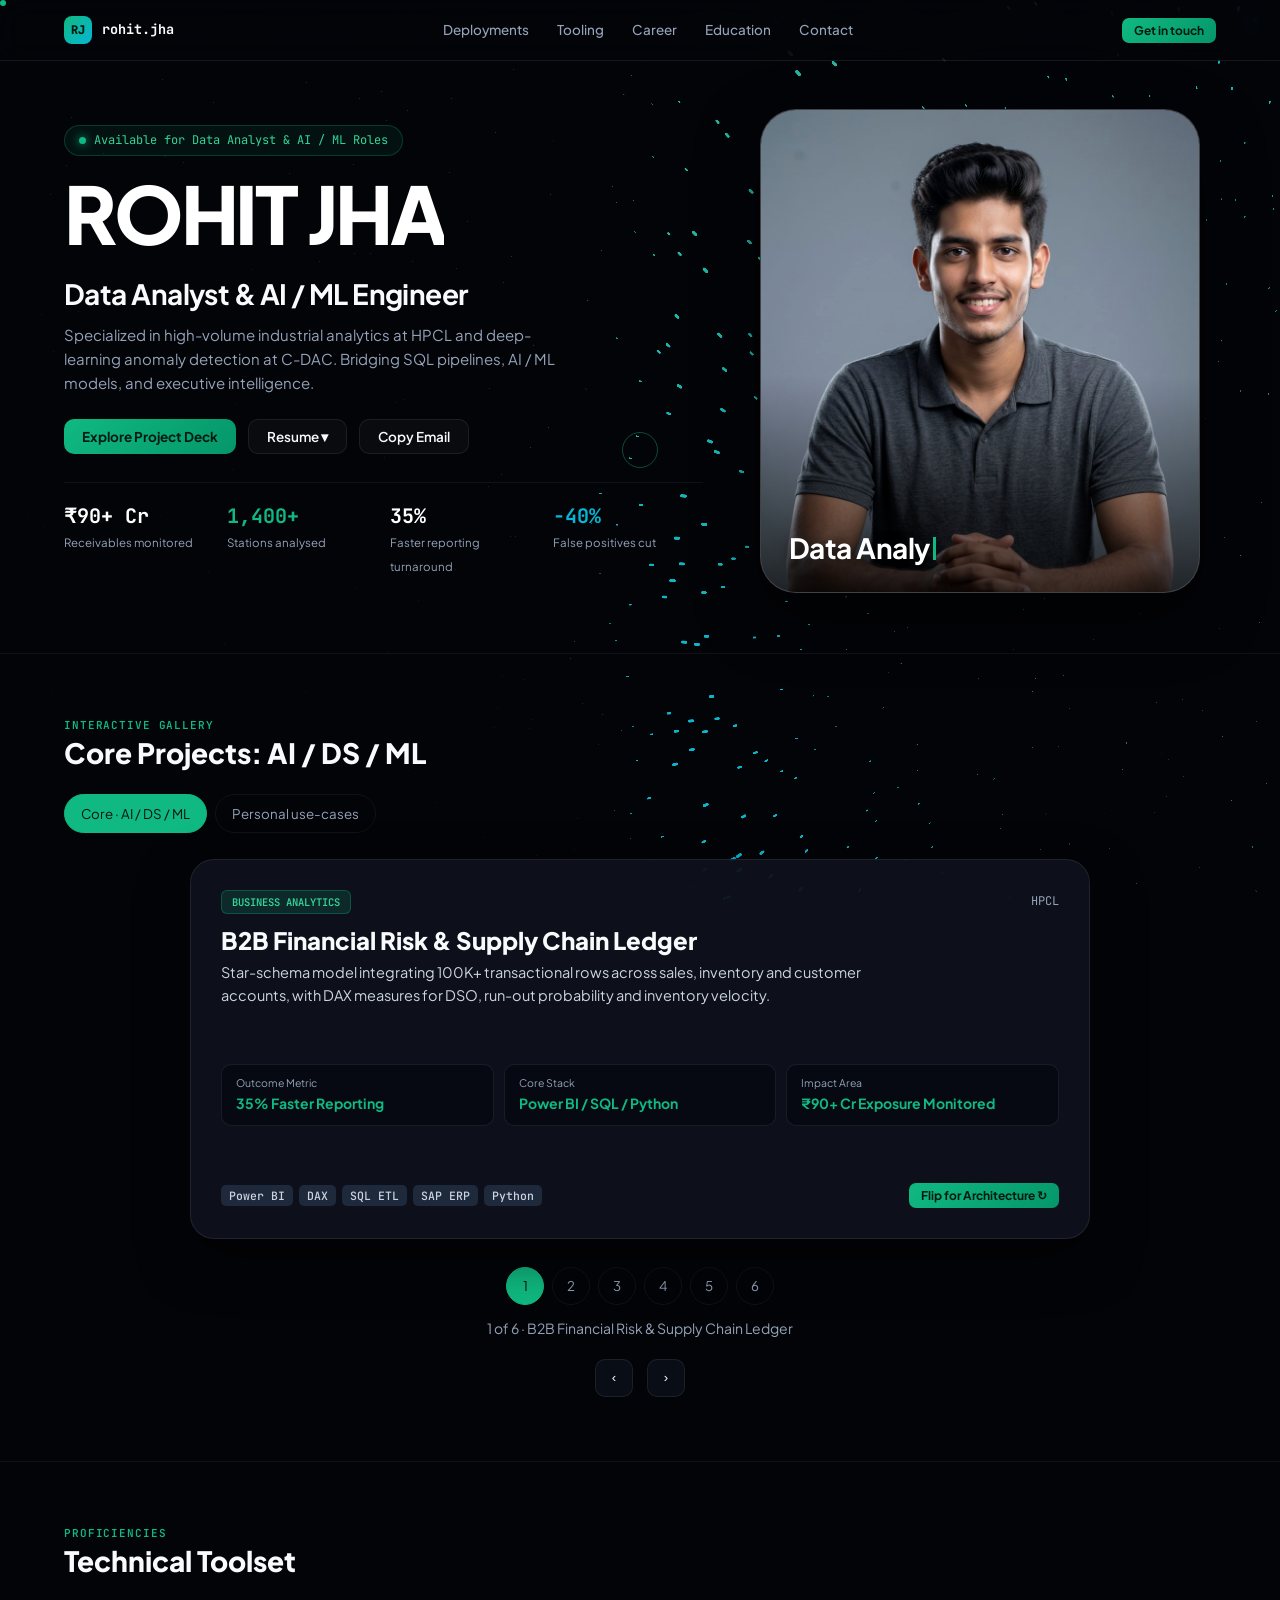
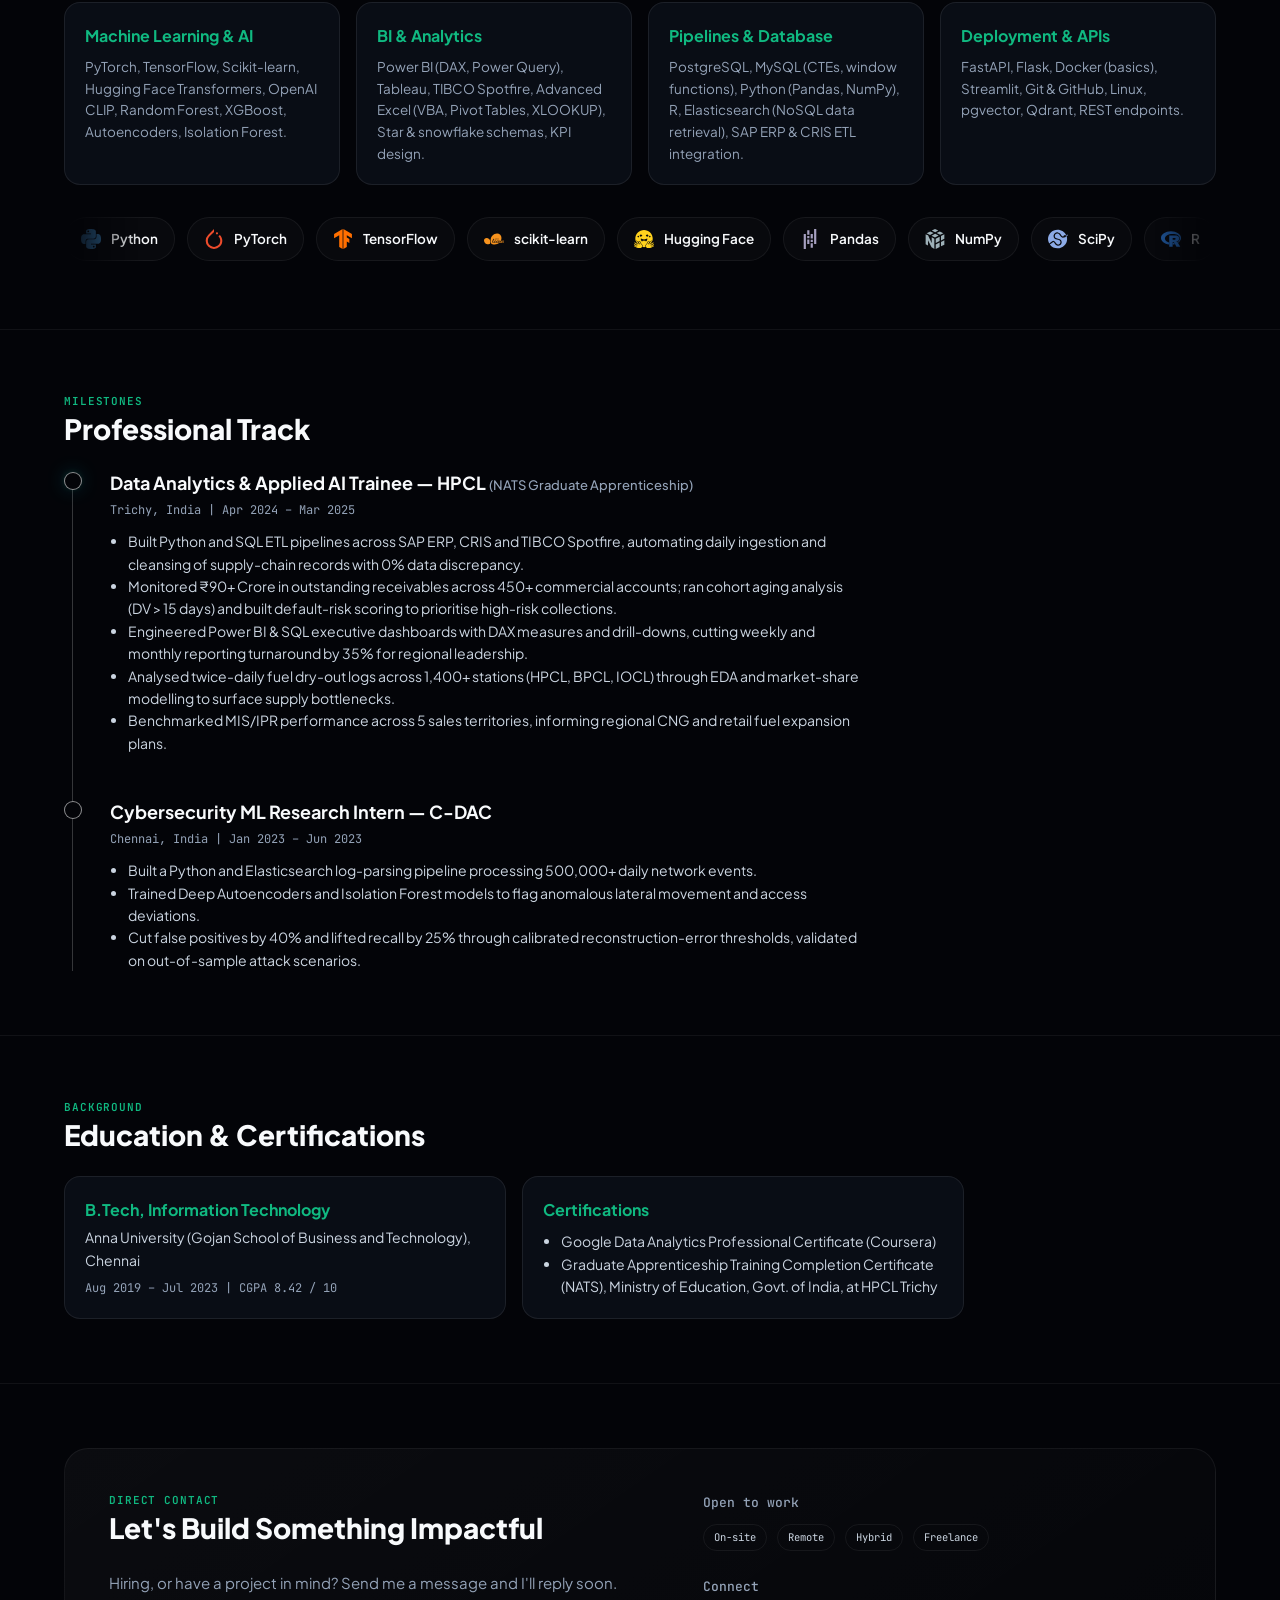
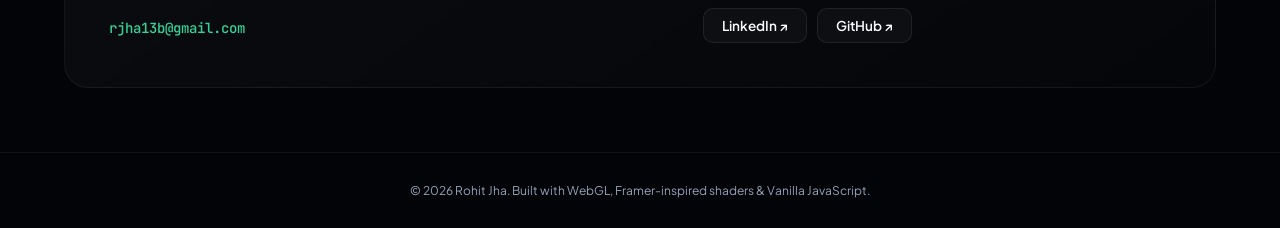
<file: index.html>
<!DOCTYPE html>
<html lang="en">
<head>
<script>document.documentElement.classList.add("js")</script>
<meta charset="utf-8">
<meta name="viewport" content="width=device-width, initial-scale=1, viewport-fit=cover">
<title>Rohit Jha | Data Analyst &amp; AI / ML Engineer</title>
<meta name="description" content="Rohit Jha, Data Analyst &amp; AI / ML Engineer in Chennai. Power BI, SQL, Python and machine learning projects from HPCL and C-DAC. Open to data analyst, BI and applied data science roles.">
<meta name="theme-color" content="#030408">
<link rel="canonical" href="https://rohit-jha-d.github.io/Rohit-Jha-D/">
<link rel="icon" type="image/svg+xml" href="data:image/svg+xml,%3Csvg%20xmlns%3D%27http%3A//www.w3.org/2000/svg%27%20viewBox%3D%270%200%2064%2064%27%3E%3Cdefs%3E%3ClinearGradient%20id%3D%27g%27%20x1%3D%270%27%20y1%3D%270%27%20x2%3D%271%27%20y2%3D%271%27%3E%3Cstop%20offset%3D%270%27%20stop-color%3D%27%2310b981%27/%3E%3Cstop%20offset%3D%271%27%20stop-color%3D%27%230ea5e9%27/%3E%3C/linearGradient%3E%3C/defs%3E%3Crect%20width%3D%2764%27%20height%3D%2764%27%20rx%3D%2714%27%20fill%3D%27url%28%23g%29%27/%3E%3Ctext%20x%3D%2732%27%20y%3D%2743%27%20font-family%3D%27Arial%2Csans-serif%27%20font-size%3D%2728%27%20font-weight%3D%27700%27%20text-anchor%3D%27middle%27%20fill%3D%27%2304110d%27%3ERJ%3C/text%3E%3C/svg%3E">
<meta property="og:type" content="website">
<meta property="og:site_name" content="Rohit Jha">
<meta property="og:title" content="Rohit Jha | Data Analyst &amp; AI / ML Engineer">
<meta property="og:description" content="Rohit Jha, Data Analyst &amp; AI / ML Engineer in Chennai. Power BI, SQL, Python and machine learning projects from HPCL and C-DAC. Open to data analyst, BI and applied data science roles.">
<meta property="og:url" content="https://rohit-jha-d.github.io/Rohit-Jha-D/">
<meta property="og:image" content="https://rohit-jha-d.github.io/Rohit-Jha-D/assets/og-image.jpg">
<meta property="og:image:width" content="1200">
<meta property="og:image:height" content="630">
<meta property="og:image:alt" content="Rohit Jha, Data Analyst and AI / ML Engineer">
<meta name="twitter:card" content="summary_large_image">
<meta name="twitter:title" content="Rohit Jha | Data Analyst &amp; AI / ML Engineer">
<meta name="twitter:description" content="Rohit Jha, Data Analyst &amp; AI / ML Engineer in Chennai. Power BI, SQL, Python and machine learning projects from HPCL and C-DAC. Open to data analyst, BI and applied data science roles.">
<meta name="twitter:image" content="https://rohit-jha-d.github.io/Rohit-Jha-D/assets/og-image.jpg">
<link rel="stylesheet" href="https://fonts.googleapis.com/css2?family=Plus+Jakarta+Sans:wght@400;500;600;700;800&family=JetBrains+Mono:wght@400;500;600&display=swap">
<style>
:root {
  --bg: #030408;
  --surface: rgba(14, 18, 28, 0.7);
  --border: rgba(255, 255, 255, 0.08);
  --em: #10b981;
  --em-dim: rgba(16, 185, 129, 0.15);
  --cy: #06b6d4;
  --ink: #f8fafc;
  --mut: #94a3b8;
  --line: rgba(255, 255, 255, 0.06);
}
*, *::before, *::after { box-sizing: border-box; }
html { scroll-behavior: smooth; scroll-padding-top: 72px; }
body {
  margin: 0;
  background: var(--bg);
  color: var(--ink);
  font: 400 15px/1.6 "Plus Jakarta Sans", system-ui, sans-serif;
  overflow-x: hidden;
  -webkit-font-smoothing: antialiased;
}
.mono { font-family: "JetBrains Mono", monospace; }
a { color: inherit; text-decoration: none; }

/* WebGL Background */
#bg {
  position: fixed;
  inset: 0;
  width: 100%;
  height: 100%;
  z-index: 0;
  pointer-events: none;
}
.page { position: relative; z-index: 1; }

/* Sticky Header */
header {
  position: sticky;
  top: 0;
  z-index: 50;
  backdrop-filter: blur(14px);
  background: rgba(3, 4, 8, 0.75);
  border-bottom: 1px solid var(--border);
}
.bar {
  max-width: 1200px;
  margin: 0 auto;
  padding: 0 24px;
  height: 60px;
  display: flex;
  align-items: center;
  justify-content: space-between;
}
.logo { display: flex; align-items: center; gap: 10px; font-weight: 700; }
.logo-badge {
  width: 28px;
  height: 28px;
  border-radius: 8px;
  background: linear-gradient(135deg, var(--em), var(--cy));
  color: #021a10;
  display: grid;
  place-items: center;
  font: 800 12px "JetBrains Mono", monospace;
}
nav { display: flex; gap: 28px; font-size: 13.5px; font-weight: 500; color: var(--mut); }
nav a:hover { color: var(--em); }

/* Buttons */
.btn {
  display: inline-flex;
  align-items: center;
  gap: 8px;
  padding: 8px 18px;
  border-radius: 10px;
  font: 600 13.5px "Plus Jakarta Sans", sans-serif;
  cursor: pointer;
  border: 1px solid var(--border);
  background: rgba(255, 255, 255, 0.03);
  color: var(--ink);
  transition: all 0.2s ease;
}
.btn:hover {
  background: rgba(255, 255, 255, 0.08);
  border-color: rgba(255, 255, 255, 0.2);
  transform: translateY(-1px);
}
.btn.p {
  background: linear-gradient(135deg, var(--em), #059669);
  color: #021a10;
  border: none;
  font-weight: 700;
}
.btn.sm { padding: 5px 12px; font-size: 12px; border-radius: 7px; }

/* COMPACT TWO-COLUMN HERO */
.wrap { max-width: 1200px; margin: 0 auto; padding: 0 24px; }
#hero {
  padding: 48px 0 60px;
}
.hero-grid {
  display: grid;
  grid-template-columns: 1.15fr 0.85fr;
  gap: 40px;
  align-items: center;
}

/* Left Hero Typography */
.status-pill {
  display: inline-flex;
  align-items: center;
  gap: 8px;
  padding: 5px 14px;
  border-radius: 99px;
  background: rgba(16, 185, 129, 0.08);
  border: 1px solid rgba(16, 185, 129, 0.25);
  color: #34d399;
  font-size: 12px;
  margin-bottom: 18px;
}
.dot {
  width: 7px;
  height: 7px;
  border-radius: 50%;
  background: var(--em);
  box-shadow: 0 0 10px var(--em);
}

/* Tight wordmark reveal */
.wm {
  font: 800 clamp(42px, 6.2vw, 86px)/1.0 "Plus Jakarta Sans", sans-serif;
  letter-spacing: -0.04em;
  color: #ffffff;
  background: radial-gradient(circle 160px at var(--x, -400px) var(--y, -400px), #10b981 0%, #06b6d4 38%, #ffffff 100%);
  -webkit-background-clip: text;
  background-clip: text;
  -webkit-text-fill-color: transparent;
  cursor: crosshair;
  user-select: none;
  margin: 0;
  display: block;
}

.hero-sub {
  font: 700 clamp(20px, 2.5vw, 28px)/1.25 "Plus Jakarta Sans", sans-serif;
  margin: 14px 0 12px;
  letter-spacing: -0.02em;
}
.hero-desc {
  color: var(--mut);
  font-size: 15px;
  line-height: 1.6;
  max-width: 500px;
  margin: 0 0 24px;
}
.cta-row { display: flex; gap: 12px; flex-wrap: wrap; margin-bottom: 28px; }

/* Right Portrait Card Frame (Styled after reference image) */
.profile-frame {
  position: relative;
  width: 100%;
  max-width: 440px;
  aspect-ratio: 4 / 4.4;
  border-radius: 36px;
  overflow: hidden;
  background: #25282e;
  border: 1px solid rgba(255, 255, 255, 0.12);
  box-shadow: 0 24px 60px rgba(0, 0, 0, 0.6);
  justify-self: center;
}
.profile-img {
  width: 100%;
  height: 100%;
  object-fit: cover;
  object-position: center 20%;
  display: block;
  filter: contrast(1.04);
}
.profile-caption {
  position: absolute;
  left: 28px;
  bottom: 28px;
  z-index: 2;
  font: 700 clamp(20px, 2.6vw, 28px)/1.1 "Plus Jakarta Sans", sans-serif;
  color: #ffffff;
  letter-spacing: -0.02em;
  text-shadow: 0 4px 16px rgba(0, 0, 0, 0.8);
}
.profile-frame::after {
  content: "";
  position: absolute;
  inset: 0;
  background: linear-gradient(to top, rgba(0,0,0,0.7) 0%, transparent 45%);
  pointer-events: none;
}

/* Compact Metrics Bar */
.mini-stats {
  display: grid;
  grid-template-columns: repeat(4, 1fr);
  gap: 12px;
  padding-top: 20px;
  border-top: 1px solid var(--line);
}
.mini-stat b {
  display: block;
  font: 700 20px "JetBrains Mono", monospace;
  color: #fff;
}
.mini-stat span {
  font-size: 11.5px;
  color: var(--mut);
  line-height: 1.3;
}

/* 3D FLIP GALLERY - TIGHTENED */
section.sec { padding: 64px 0; border-top: 1px solid var(--line); }
.sec-header {
  display: flex;
  justify-content: space-between;
  align-items: flex-end;
  margin-bottom: 24px;
}
.sec-tag { font: 600 11px "JetBrains Mono", monospace; color: var(--em); text-transform: uppercase; letter-spacing: 0.08em; }
.sec-title { font: 800 28px/1.2 "Plus Jakarta Sans", sans-serif; margin: 4px 0 0; }

.flip-scene {
  touch-action: pan-y; /* horizontal swipes go to the deck; vertical scroll still works */
  max-width: 900px;
  margin: 0 auto;
  perspective: 1400px;
}
.flip-box {
  width: 100%;
  min-height: 380px;
  display: grid;
  grid-template-columns: minmax(0, 1fr);
  position: relative;
  transform-style: preserve-3d;
  transition: transform 0.6s cubic-bezier(0.2, 0.8, 0.2, 1);
}
.flip-box.is-flipped { transform: rotateY(180deg); }
.tilt-layer { transform-style: preserve-3d; transition: transform 0.15s ease-out; will-change: transform; }

.card-face {
  position: relative;
  grid-area: 1 / 1;
  min-width: 0;
  min-height: 380px;
  backface-visibility: hidden;
  -webkit-backface-visibility: hidden;
  border-radius: 24px;
  border: 1px solid var(--border);
  background: rgba(14, 18, 28, 0.94);
  padding: 30px;
  display: flex;
  flex-direction: column;
  justify-content: space-between;
  box-shadow: 0 20px 50px rgba(0, 0, 0, 0.5);
}
.card-face.back {
  transform: rotateY(180deg);
  background: rgba(10, 13, 22, 0.98);
  border-color: rgba(16, 185, 129, 0.25);
}
.card-head { display: flex; justify-content: space-between; align-items: center; }
.badge-tag {
  font: 600 10.5px "JetBrains Mono", monospace;
  padding: 4px 10px;
  border-radius: 6px;
  background: var(--em-dim);
  color: #34d399;
  border: 1px solid rgba(16, 185, 129, 0.3);
}
.card-title { font: 800 24px/1.2 "Plus Jakarta Sans", sans-serif; margin: 12px 0 6px; }
.card-desc { color: #cbd5e1; font-size: 14.5px; margin: 0; max-width: 60ch; }

.card-grid {
  display: grid;
  grid-template-columns: repeat(auto-fit, minmax(140px, 1fr));
  gap: 10px;
  margin: 18px 0;
}
.stat-box {
  padding: 10px 14px;
  border-radius: 10px;
  background: rgba(3, 5, 12, 0.6);
  border: 1px solid var(--border);
}
.stat-box small { display: block; font-size: 10.5px; color: var(--mut); }
.stat-box strong { font-size: 14px; color: var(--em); }

.card-foot { display: flex; justify-content: space-between; align-items: center; flex-wrap: wrap; gap: 10px; }
.tags { display: flex; gap: 6px; flex-wrap: wrap; }
.tag { font: 500 11.5px "JetBrains Mono", monospace; padding: 3px 8px; border-radius: 5px; background: #1e293b; color: #cbd5e1; }

/* Deck Nav Controls */
.deck-nav {
  display: flex;
  align-items: center;
  justify-content: center;
  gap: 14px;
  margin-top: 20px;
}
.nav-arrow {
  width: 38px;
  height: 38px;
  border-radius: 10px;
  border: 1px solid var(--border);
  background: var(--surface);
  color: #fff;
  cursor: pointer;
  display: grid;
  place-items: center;
}
.nav-arrow:hover { border-color: var(--em); color: var(--em); }

/* Custom Cursor */
#cd, #cr {
  position: fixed;
  top: 0;
  left: 0;
  z-index: 9999;
  border-radius: 50%;
  pointer-events: none;
  display: none;
}
#cd { width: 6px; height: 6px; background: var(--em); }
#cr {
  width: 36px;
  height: 36px;
  border: 1.5px solid rgba(16, 185, 129, 0.4);
  transition: width 0.2s, height 0.2s;
}
@media (hover: hover) and (pointer: fine) { #cd, #cr { display: block; } }
.hot #cr { width: 56px; height: 56px; border-color: var(--em); }

/* Toast */
#toast {
  position: fixed;
  bottom: 20px;
  right: 20px;
  z-index: 100;
  padding: 10px 18px;
  border-radius: 10px;
  background: #0f172a;
  border: 1px solid var(--em);
  font-size: 13px;
  opacity: 0;
  transform: translateY(14px);
  transition: 0.25s;
  pointer-events: none;
}
#toast.on { opacity: 1; transform: translateY(0); }
@media (max-width: 600px) { #toast { left: 16px; right: 16px; bottom: 16px; text-align: center; } }

/* Resume dropdown */
.resume-menu { position: relative; }
.resume-menu summary { list-style: none; user-select: none; }
.resume-menu summary::-webkit-details-marker { display: none; }
.resume-menu .menu-panel {
  position: absolute;
  top: calc(100% + 8px);
  left: 0;
  z-index: 20;
  min-width: 290px;
  padding: 6px;
  border-radius: 12px;
  background: rgba(10, 13, 22, 0.98);
  border: 1px solid var(--border);
  box-shadow: 0 16px 40px rgba(0, 0, 0, 0.5);
  display: flex;
  flex-direction: column;
}
.resume-menu .menu-panel a { padding: 10px 12px; border-radius: 8px; font-size: 13.5px; font-weight: 600; }
.resume-menu .menu-panel a:hover { background: rgba(255, 255, 255, 0.06); color: var(--em); }
.resume-menu .cv-row { display: flex; align-items: stretch; gap: 4px; }
.resume-menu .cv-view { flex: 1; min-width: 0; }
.resume-menu .cv-view small::after { content: " \00b7  preview \2197"; }
.resume-menu .cv-dl { display: flex; align-items: center; align-self: center; padding: 8px 10px; gap: 4px; flex: none; font: 600 11px "JetBrains Mono", monospace; color: var(--mut); border: 1px solid var(--line); }
.resume-menu .cv-dl:hover, .resume-menu .cv-dl:focus-visible { border-color: var(--em); }
.resume-menu .menu-panel small { display: block; color: var(--mut); font-size: 11.5px; font-weight: 400; }

/* Mobile menu */
.bar-actions { display: flex; align-items: center; gap: 10px; }
.menu-btn {
  display: none;
  width: 38px;
  height: 38px;
  border-radius: 10px;
  border: 1px solid var(--border);
  background: var(--surface);
  color: var(--ink);
  cursor: pointer;
  place-items: center;
  font-size: 18px;
  line-height: 1;
}
.menu-btn:hover { border-color: var(--em); color: var(--em); }

/* Responsive adjustments */
@media (max-width: 900px) {
  .hero-grid { grid-template-columns: 1fr; gap: 32px; }
  .profile-frame { max-width: 340px; }
  .mini-stats { grid-template-columns: repeat(2, 1fr); }
  .menu-btn { display: grid; }
  nav {
    display: none;
    position: absolute;
    top: 100%;
    left: 0;
    right: 0;
    flex-direction: column;
    gap: 0;
    padding: 6px 24px 14px;
    background: rgba(3, 4, 8, 0.96);
    backdrop-filter: blur(14px);
    border-bottom: 1px solid var(--border);
    font-size: 15px;
  }
  nav.open { display: flex; }
  nav a { padding: 12px 0; border-bottom: 1px solid var(--line); }
  nav a:last-child { border-bottom: 0; }
}

/* profile photo: hover zoom, slight tilt and RGB backlight */
.profile-frame{transition:transform .25s ease-out,box-shadow .45s ease,border-color .45s ease;will-change:transform}
.profile-img{transition:transform .5s ease}
@media (hover:hover) and (pointer:fine){
.profile-frame:hover{border-color:rgba(160,190,255,.22);box-shadow:0 -8px 36px rgba(70,140,255,.2),12px 8px 46px rgba(170,110,255,.12),-12px 14px 46px rgba(0,210,220,.1),0 24px 60px rgba(0,0,0,.6)}
.profile-frame:hover .profile-img{transform:scale(1.02)}
}
.profile-frame.glow{border-color:rgba(160,190,255,.22);box-shadow:0 -8px 36px rgba(70,140,255,.2),12px 8px 46px rgba(170,110,255,.12),-12px 14px 46px rgba(0,210,220,.1),0 24px 60px rgba(0,0,0,.6)}
.profile-frame.glow .profile-img{transform:scale(1.02)}
@media (prefers-reduced-motion:reduce){.profile-frame,.profile-img{transition:none}}

/* typing caption */
.profile-caption .tw-caret{display:inline-block;width:3px;height:.85em;margin-left:4px;vertical-align:-.05em;background:#10b981;animation:twblink 1s steps(1) infinite}
@keyframes twblink{50%{opacity:0}}

@media (max-width: 900px) {
  .cta-row { position: relative; }
  .resume-menu { position: static; }
  .resume-menu .menu-panel { left: 0; right: auto; max-width: 100%; }
}
/* Bigger tap targets on touch screens */
@media (pointer: coarse) {
  .btn.sm { min-height: 42px; padding-inline: 14px; display: inline-flex; align-items: center; justify-content: center; }
  .resume-menu .cv-dl { min-height: 44px; }
}
.cat-tabs{display:flex;flex-wrap:wrap;gap:8px;margin:0 0 26px}
.cat-tab{font:500 14px/1 inherit;font-family:inherit;padding:10px 16px;border-radius:999px;border:1px solid var(--line);background:transparent;color:var(--mut);cursor:pointer;transition:background .2s,color .2s,border-color .2s}
.cat-tab:hover{border-color:var(--em);color:var(--ink,#fff)}
.cat-tab[aria-pressed="true"]{background:var(--em);border-color:var(--em);color:#04130c}
.deck-meta{display:flex;flex-direction:column;align-items:center;gap:12px;margin-top:28px}
.segs{display:flex;flex-wrap:wrap;justify-content:center;gap:8px}
.seg{width:38px;height:38px;border-radius:50%;border:1px solid var(--line);background:transparent;color:var(--mut);font:600 14px/1 inherit;font-family:inherit;cursor:pointer;transition:background .2s,color .2s,border-color .2s}
.seg:hover{border-color:var(--em);color:#fff}
.seg.on{background:var(--em);border-color:var(--em);color:#04130c}
.seg:focus-visible{outline:2px solid var(--em);outline-offset:3px}
#deckCap{margin:0;font-size:14px;color:var(--mut);text-align:center}
/* scroll reveal */
.js .rv{opacity:0}
.js .rv.in{opacity:1;animation:rvpop .8s cubic-bezier(.22,1,.36,1) backwards;animation-delay:var(--rd,0ms)}
@keyframes rvpop{from{opacity:0;transform:translateY(34px) scale(.93)}60%{opacity:1}to{opacity:1;transform:none}}
/* professional track timeline with scroll glow */
.tl{position:relative;display:flex;flex-direction:column;gap:44px;max-width:800px}
.tl::before{content:"";position:absolute;left:8px;top:12px;bottom:0;width:1px;background:rgba(255,255,255,.2)}
.tl-item{position:relative;padding-left:46px}
.tl-item::before{content:"";position:absolute;left:0;top:3px;width:18px;height:18px;border-radius:50%;border:1.5px solid rgba(255,255,255,.55);background:var(--bg,#030408);z-index:2;transition:border-color .4s,box-shadow .4s}
.tl-item.on::before{border-color:#34d399;box-shadow:0 0 8px rgba(52,211,153,.75),0 0 18px rgba(34,211,238,.35)}
.tl-glow{position:absolute;left:7.5px;top:12px;width:2px;height:0;border-radius:2px;background:linear-gradient(#34d399,#22d3ee);box-shadow:0 0 6px rgba(52,211,153,.9),0 0 16px rgba(34,211,238,.55);z-index:1;pointer-events:none}
.tl-glow::after{content:"";position:absolute;left:50%;bottom:-3px;width:7px;height:7px;margin-left:-3.5px;border-radius:50%;background:#a7f3d0;box-shadow:0 0 8px #34d399,0 0 20px #22d3ee}
@media (max-width:520px){.tl-item{padding-left:38px}}
@media (prefers-reduced-motion:reduce){.js .rv{opacity:1}.js .rv.in{animation:none}}
/* contact layout */
.contact-grid{display:grid;grid-template-columns:1.25fr 1fr;gap:56px;align-items:start}
.c-email{display:inline-block;font-size:clamp(20px,3vw,34px);font-weight:800;color:#fff;word-break:break-all;transition:color .2s}
.c-email:hover{color:var(--em)}
.contact-side{display:flex;flex-direction:column;gap:28px}
.c-label{font-size:11px;font-weight:600;color:var(--em);text-transform:uppercase;letter-spacing:.08em;margin-bottom:10px}
.c-list{display:flex;flex-direction:column;gap:8px}
.c-row{display:flex;justify-content:space-between;align-items:center;gap:12px;padding:14px 16px;border:1px solid var(--line);border-radius:12px;background:rgba(255,255,255,.02);color:#fff;font-size:14.5px;font-weight:600;text-decoration:none;transition:border-color .2s,background .2s,color .2s}
.c-row:hover{border-color:var(--em);background:rgba(16,185,129,.06);color:var(--em)}
@media (max-width:820px){.contact-grid{grid-template-columns:1fr;gap:34px}}
/* contact: single card */
.c-card{padding:clamp(24px,4vw,44px);border:1px solid var(--line);border-radius:24px;background:linear-gradient(145deg,rgba(255,255,255,.035),rgba(255,255,255,.01))}
.c-top{display:flex;justify-content:space-between;align-items:flex-start;gap:16px;flex-wrap:wrap}
.c-pill{display:inline-flex;align-items:center;gap:8px;padding:6px 14px;border:1px solid var(--line);border-radius:999px;font-size:12px;color:var(--mut)}
.c-pill i{width:7px;height:7px;border-radius:50%;background:var(--em)}
.c-lead{color:var(--mut);margin:16px 0 28px;font-size:15px;max-width:36em}
.c-email2{display:block;width:fit-content;max-width:100%;font-size:clamp(18px,2.6vw,32px);font-weight:800;line-height:1.1;color:#fff;word-break:break-all;padding-bottom:6px;border-bottom:1px solid var(--line);transition:color .2s,border-color .2s}
.c-email2:hover{color:var(--em);border-color:var(--em)}
.c-bottom{display:flex;justify-content:space-between;align-items:flex-start;gap:28px 48px;flex-wrap:wrap;margin-top:36px}
.c-chips{display:flex;flex-wrap:wrap;gap:10px}
.c-meta{display:flex;flex-direction:column;gap:18px}
.c-dot{display:inline-block;width:7px;height:7px;margin-right:8px;border-radius:50%;background:var(--em);vertical-align:1px}
.c-tag{display:inline-block;padding:6px 13px;border:1px solid var(--line);border-radius:999px;font-size:12px;color:#cbd5e1}
.c-cols{display:grid;grid-template-columns:1.15fr 1fr;gap:40px 56px;align-items:start}
.c-left,.c-right{display:flex;flex-direction:column;gap:26px}
.c-lead{margin:0}
@media (max-width:860px){.c-cols{grid-template-columns:1fr}}
/* contact: compact, as in reference */
.c-right .c-label{color:var(--mut);text-transform:none;letter-spacing:0;font-size:13px;font-weight:500}
.c-right{gap:26px}
.c-tag{font-size:10.5px;padding:4px 10px}
.c-email2{font-size:14px;font-weight:500;color:#34d399;border-bottom:0;padding-bottom:0}
.c-email2:hover{color:#6ee7b7}
/* skills logo marquee (right to left) */
.mq{position:relative;overflow:hidden;margin:28px 0 0;padding:4px 0;-webkit-mask-image:linear-gradient(90deg,transparent,#000 7%,#000 93%,transparent);mask-image:linear-gradient(90deg,transparent,#000 7%,#000 93%,transparent)}
.mq-track{display:flex;width:max-content;animation:mq 60s linear infinite}
.mq:hover .mq-track{animation-play-state:paused}
.mq-item{display:flex;align-items:center;gap:10px;margin-right:12px;padding:10px 16px;border:1px solid var(--line);border-radius:999px;background:rgba(255,255,255,.025);font-size:13.5px;font-weight:600;white-space:nowrap}
.mq-item svg{width:20px;height:20px;flex:none}
@keyframes mq{to{transform:translateX(-50%)}}
@media (prefers-reduced-motion:reduce){.mq-track{animation:none;flex-wrap:wrap;width:auto}.mq{-webkit-mask-image:none;mask-image:none}}
a.mq-item{color:inherit;text-decoration:none;transition:border-color .2s,background .2s,transform .2s}
a.mq-item:hover,a.mq-item:focus-visible{border-color:var(--em);background:rgba(16,185,129,.08);transform:translateY(-2px)}
.mq:focus-within .mq-track{animation-play-state:paused}
[hidden]{display:none!important}
.link-row{display:flex;align-items:center;gap:10px;flex-wrap:wrap;justify-content:flex-end}
.btn.live{background:var(--em);border-color:var(--em);color:#04130c}
</style>
</head>
<body>

<div id="cd"></div>
<div id="cr"></div>
<div id="toast" role="status"></div>
<canvas id="bg" aria-hidden="true"></canvas>

<div class="page">
  <header>
    <div class="bar">
      <a class="logo" href="#hero">
        <span class="logo-badge">RJ</span>
        <span class="mono" style="font-size: 13.5px;">rohit.jha</span>
      </a>
      <nav id="siteNav" aria-label="Primary Navigation">
        <a href="#projects">Deployments</a>
        <a href="#skills">Tooling</a>
        <a href="#experience">Career</a>
        <a href="#education">Education</a>
        <a href="#contact">Contact</a>
      </nav>
      <div class="bar-actions">
        <a class="btn p sm" href="#contact">Get in touch</a>
        <button class="menu-btn" id="menuBtn" type="button" aria-label="Toggle navigation menu" aria-expanded="false" aria-controls="siteNav">&#9776;</button>
      </div>
    </div>
  </header>

  <main>
    <!-- TIGHT TWO-COLUMN HERO SECTION -->
    <section id="hero">
      <div class="wrap">
        <div class="hero-grid">
          
          <!-- Left Column: Wordmark & Narrative -->
          <div>
            <div class="status-pill mono">
              <span class="dot"></span>
              <span>Available for Data Analyst &amp; AI / ML Roles</span>
            </div>

            <!-- Tight Wordmark -->
            <div style="display:inline-block; margin-bottom: 8px;">
              <h1 class="wm" aria-label="Rohit Jha">ROHIT JHA</h1>
            </div>

            <h2 class="hero-sub">
              Data Analyst &amp; AI / ML Engineer
            </h2>

            <p class="hero-desc">
              Specialized in high-volume industrial analytics at HPCL and deep-learning anomaly detection at C-DAC. Bridging SQL pipelines, AI / ML models, and executive intelligence.
            </p>

            <div class="cta-row">
              <a class="btn p" href="#projects">Explore Project Deck</a>
              <details class="resume-menu" id="resumeMenu">
                <summary class="btn">Resume &#9662;</summary>
                <div class="menu-panel">
                  <div class="cv-row"><a class="cv-view" href="assets/cv/Rohit_Jha_CV_Data_Analyst.pdf" target="_blank" rel="noopener" data-cv="da">Data Analyst <small>BI &amp; SQL</small></a><a class="cv-dl" href="assets/cv/Rohit_Jha_CV_Data_Analyst.pdf" download="Rohit_Jha_CV_Data_Analyst.pdf" data-cv="da" aria-label="Download Rohit_Jha_CV_Data_Analyst.pdf" title="Download PDF">&#8595;<span>PDF</span></a></div>
                  <div class="cv-row"><a class="cv-view" href="assets/cv/Rohit_Jha_CV_AI_ML_Engineer.pdf" target="_blank" rel="noopener" data-cv="ds">AI / ML Engineer <small>Deep Learning &amp; GenAI</small></a><a class="cv-dl" href="assets/cv/Rohit_Jha_CV_AI_ML_Engineer.pdf" download="Rohit_Jha_CV_AI_ML_Engineer.pdf" data-cv="ds" aria-label="Download Rohit_Jha_CV_AI_ML_Engineer.pdf" title="Download PDF">&#8595;<span>PDF</span></a></div>
                  <div class="cv-row"><a class="cv-view" href="assets/cv/Rohit_Jha_CV_Cybersecurity_Analyst.pdf" target="_blank" rel="noopener" data-cv="cy">Cybersecurity Analyst <small>Threat detection &amp; SecOps</small></a><a class="cv-dl" href="assets/cv/Rohit_Jha_CV_Cybersecurity_Analyst.pdf" download="Rohit_Jha_CV_Cybersecurity_Analyst.pdf" data-cv="cy" aria-label="Download Rohit_Jha_CV_Cybersecurity_Analyst.pdf" title="Download PDF">&#8595;<span>PDF</span></a></div>
                </div>
              </details>
              <button class="btn" id="copyBtn" type="button">Copy Email</button>
            </div>

            <!-- Compact Metrics Grid -->
            <div class="mini-stats">
              <div class="mini-stat">
                <b>₹90+ Cr</b>
                <span>Receivables monitored</span>
              </div>
              <div class="mini-stat">
                <b style="color:var(--em);">1,400+</b>
                <span>Stations analysed</span>
              </div>
              <div class="mini-stat">
                <b>35%</b>
                <span>Faster reporting turnaround</span>
              </div>
              <div class="mini-stat">
                <b style="color:var(--cy);">-40%</b>
                <span>False positives cut</span>
              </div>
            </div>
          </div>

          <!-- Right Column: Visual Portrait Card (Inspired by reference) -->
          <div class="profile-frame">
                        <img 
              class="profile-img" 
              src="assets/profile.jpg" 
              alt="Rohit Jha Portrait"
            />
            <div class="profile-caption">
              Data Analyst &amp; AI / ML
            </div>
          </div>

        </div>
      </div>
    </section>

    <!-- 3D FLIP GALLERY -->
    <section class="sec" id="projects">
      <div class="wrap">
        <div class="sec-header">
          <div>
            <div class="sec-tag">Interactive Gallery</div>
            <h3 class="sec-title" id="catTitle">Core Projects: AI / DS / ML</h3>
          </div>
        </div>
        <div class="cat-tabs" role="group" aria-label="Project categories">
          <button class="cat-tab" type="button" data-cat="core" aria-pressed="true">Core · AI / DS / ML</button>
          <button class="cat-tab" type="button" data-cat="personal" aria-pressed="false">Personal use-cases</button>
        </div>

        <noscript><ul style="max-width:900px;margin:0 auto 24px;padding-left:20px;line-height:1.6;color:#cbd5e1"><li><strong>B2B Financial Risk &amp; Supply Chain Ledger</strong> (HPCL): Star-schema model integrating 100K+ transactional rows across sales, inventory and customer accounts, with DAX measures for DSO, run-out probability and inventory velocity.</li><li><strong>Multimodal AI Semantic Search Engine</strong> (Project): Text-to-image search with CLIP: natural-language queries and a 1,000-image collection are embedded into one 512-dimensional space and ranked by cosine similarity.</li><li><strong>UEBA Geo-Behavioural Anomaly Detection Pipeline</strong> (C-DAC): Pulls firewall logs from a SIEM, enriches them with geolocation, and flags unusual source-to-destination traffic patterns with unsupervised models.</li><li><strong>Industrial Logistics &amp; Weighbridge Data Pipeline</strong> (Project): Automated ingestion pipeline digitizing physical scale receipts, reconciling ledgers, and triggering invoice dispatches.</li><li><strong>Credit Card Transaction Fraud Detection</strong> (Project): Random Forest classifier trained on 3,075 merchant transactions (14.6% fraudulent) using decline, chargeback, foreign-transaction and high-risk-country signals.</li><li><strong>Vehicle MPG Regression &amp; Flask Web App</strong> (Project): Random Forest regressor that predicts a car's fuel efficiency (mpg) from seven specs, with a Flask form so users can enter a car and get a prediction.</li><li><strong>Fitness &amp; Workout Tracker</strong> (Personal): A swipeable weekly workout app: filter by day or body part, then flick through 48 exercise cards, each with a looping demo video, sets and reps, and a form tip.</li><li><strong>Family Bill Guard: Fine Prevention Sentinel</strong> (Personal): A full-stack household utility-bill organiser. It tracks consumer accounts across state utility portals, flags late-fine risk phases, and hands off to UPI or the provider portal.</li></ul></noscript>
        <div class="flip-scene" id="tiltScene">
          <div class="tilt-layer" id="tiltLayer">
          <div class="flip-box" id="flipBox">
            
            <!-- FRONT FACE -->
            <div class="card-face front" aria-hidden="false">
              <div>
                <div class="card-head">
                  <span class="badge-tag" id="pFacet">BUSINESS ANALYTICS</span>
                  <span class="mono" id="pSource" style="font-size: 12px; color: var(--mut);">HPCL</span>
                </div>
                <h4 class="card-title" id="pTitle">B2B Financial Risk &amp; Supply Chain Ledger</h4>
                <p class="card-desc" id="pDesc">Star-schema model integrating 100K+ transactional rows across sales, inventory and customer accounts, with DAX measures for DSO, run-out probability and inventory velocity.</p>
              </div>

              <div class="card-grid">
                <div class="stat-box">
                  <small>Outcome Metric</small>
                  <strong id="pMetric">35% Faster Reporting</strong>
                </div>
                <div class="stat-box">
                  <small>Core Stack</small>
                  <strong id="pStack">Power BI / SQL / Python</strong>
                </div>
                <div class="stat-box">
                  <small>Impact Area</small>
                  <strong id="pImpact">₹90+ Cr Exposure Monitored</strong>
                </div>
              </div>

              <div class="card-foot">
                <div class="tags" id="pTags"><span class="tag">Power BI</span><span class="tag">DAX</span><span class="tag">SQL ETL</span><span class="tag">SAP ERP</span><span class="tag">Python</span></div>
                <button class="btn p sm" id="flipActionBtn" type="button">Flip for Architecture ↻</button>
              </div>
            </div>

            <!-- BACK FACE (DEEP DIVE) -->
            <div class="card-face back" aria-hidden="true" inert>
              <div>
                <div class="card-head">
                  <span class="badge-tag">ARCHITECTURE DEEP DIVE</span>
                  <button class="btn sm" id="flipReturnBtn" type="button">Back ↺</button>
                </div>
                <h4 class="card-title" id="pBackTitle" style="font-size: 20px; margin-top: 10px;">B2B Financial Risk &amp; Supply Chain Ledger</h4>
              </div>

              <div id="pBackDetails" style="margin: 14px 0; color: #cbd5e1; font-size: 14px; line-height: 1.6; display: flex; flex-direction: column; gap: 10px;"><div style="display:flex; gap:8px;"><span style="color:var(--em);">▹</span><span>Architected dimensional models linking ERP transactional ledgers with real-time station order frequencies.</span></div><div style="display:flex; gap:8px;"><span style="color:var(--em);">▹</span><span>Built DAX-calculated metrics tracking DSO (Days Sales Outstanding) and inventory replenishment velocity.</span></div><div style="display:flex; gap:8px;"><span style="color:var(--em);">▹</span><span>Automated recurring validation scripts in Python, eliminating weekly manual reconciliation overhead.</span></div></div>

              <div class="card-foot" style="border-top: 1px solid var(--line); padding-top: 12px;">
                <span class="mono" style="font-size: 11.5px; color: var(--mut);">Approach &amp; results</span>
                <div class="link-row">
                  <span class="mono" id="pNote" style="font-size: 11.5px; color: var(--mut);" hidden></span>
                  <a class="btn sm live" id="pDemo" href="#" target="_blank" rel="noopener noreferrer" hidden>● Live demo ↗</a>
                  <a class="btn sm" id="pGit" href="https://github.com/Rohit-Jha-D" target="_blank" rel="noopener noreferrer">More on GitHub →</a>
                </div>
              </div>
            </div>

          </div>
          </div>
        </div>

        <div class="deck-meta">
          <div class="segs" id="deckSegs" role="group" aria-label="Choose project"></div>
          <p id="deckCap" aria-live="polite"></p>
        </div>

        <div class="deck-nav">
          <button class="nav-arrow" id="prevCard" aria-label="Previous Project">&#8249;</button>
          <button class="nav-arrow" id="nextCard" aria-label="Next Project">&#8250;</button>
        </div>
      </div>
    </section>

    <!-- SKILLS MATRIX -->
    <section class="sec" id="skills">
      <div class="wrap">
        <div class="sec-tag">Proficiencies</div>
        <h3 class="sec-title" style="margin-bottom: 24px;">Technical Toolset</h3>


        <div style="display: grid; grid-template-columns: repeat(auto-fit, minmax(240px, 1fr)); gap: 16px;">
          <div style="padding: 20px; border-radius: 16px; background: var(--surface); border: 1px solid var(--border);">
            <h4 style="margin: 0 0 8px; color: var(--em); font-size: 16px;">Machine Learning &amp; AI</h4>
            <p style="margin: 0; color: var(--mut); font-size: 13.5px; line-height: 1.6;">
              PyTorch, TensorFlow, Scikit-learn, Hugging Face Transformers, OpenAI CLIP, Random Forest, XGBoost, Autoencoders, Isolation Forest.
            </p>
          </div>
          <div style="padding: 20px; border-radius: 16px; background: var(--surface); border: 1px solid var(--border);">
            <h4 style="margin: 0 0 8px; color: var(--em); font-size: 16px;">BI &amp; Analytics</h4>
            <p style="margin: 0; color: var(--mut); font-size: 13.5px; line-height: 1.6;">
              Power BI (DAX, Power Query), Tableau, TIBCO Spotfire, Advanced Excel (VBA, Pivot Tables, XLOOKUP), Star &amp; snowflake schemas, KPI design.
            </p>
          </div>
          <div style="padding: 20px; border-radius: 16px; background: var(--surface); border: 1px solid var(--border);">
            <h4 style="margin: 0 0 8px; color: var(--em); font-size: 16px;">Pipelines &amp; Database</h4>
            <p style="margin: 0; color: var(--mut); font-size: 13.5px; line-height: 1.6;">
              PostgreSQL, MySQL (CTEs, window functions), Python (Pandas, NumPy), R, Elasticsearch (NoSQL data retrieval), SAP ERP &amp; CRIS ETL integration.
            </p>
          </div>
          <div style="padding: 20px; border-radius: 16px; background: var(--surface); border: 1px solid var(--border);">
            <h4 style="margin: 0 0 8px; color: var(--em); font-size: 16px;">Deployment &amp; APIs</h4>
            <p style="margin: 0; color: var(--mut); font-size: 13.5px; line-height: 1.6;">
              FastAPI, Flask, Docker (basics), Streamlit, Git &amp; GitHub, Linux, pgvector, Qdrant, REST endpoints.
            </p>
          </div>
        </div>

        <div class="mq"><div class="mq-track">
<a class="mq-item" href="https://www.python.org" target="_blank" rel="noopener noreferrer" aria-label="Python official website"><svg viewBox="0 0 24 24" fill="#3776ab" aria-hidden="true"><path d="M14.25.18l.9.2.73.26.59.3.45.32.34.34.25.34.16.33.1.3.04.26.02.2-.01.13V8.5l-.05.63-.13.55-.21.46-.26.38-.3.31-.33.25-.35.19-.35.14-.33.1-.3.07-.26.04-.21.02H8.77l-.69.05-.59.14-.5.22-.41.27-.33.32-.27.35-.2.36-.15.37-.1.35-.07.32-.04.27-.02.21v3.06H3.17l-.21-.03-.28-.07-.32-.12-.35-.18-.36-.26-.36-.36-.35-.46-.32-.59-.28-.73-.21-.88-.14-1.05-.05-1.23.06-1.22.16-1.04.24-.87.32-.71.36-.57.4-.44.42-.33.42-.24.4-.16.36-.1.32-.05.24-.01h.16l.06.01h8.16v-.83H6.18l-.01-2.75-.02-.37.05-.34.11-.31.17-.28.25-.26.31-.23.38-.2.44-.18.51-.15.58-.12.64-.1.71-.06.77-.04.84-.02 1.27.05zm-6.3 1.98l-.23.33-.08.41.08.41.23.34.33.22.41.09.41-.09.33-.22.23-.34.08-.41-.08-.41-.23-.33-.33-.22-.41-.09-.41.09zm13.09 3.95l.28.06.32.12.35.18.36.27.36.35.35.47.32.59.28.73.21.88.14 1.04.05 1.23-.06 1.23-.16 1.04-.24.86-.32.71-.36.57-.4.45-.42.33-.42.24-.4.16-.36.09-.32.05-.24.02-.16-.01h-8.22v.82h5.84l.01 2.76.02.36-.05.34-.11.31-.17.29-.25.25-.31.24-.38.2-.44.17-.51.15-.58.13-.64.09-.71.07-.77.04-.84.01-1.27-.04-1.07-.14-.9-.2-.73-.25-.59-.3-.45-.33-.34-.34-.25-.34-.16-.33-.1-.3-.04-.25-.02-.2.01-.13v-5.34l.05-.64.13-.54.21-.46.26-.38.3-.32.33-.24.35-.2.35-.14.33-.1.3-.06.26-.04.21-.02.13-.01h5.84l.69-.05.59-.14.5-.21.41-.28.33-.32.27-.35.2-.36.15-.36.1-.35.07-.32.04-.28.02-.21V6.07h2.09l.14.01zm-6.47 14.25l-.23.33-.08.41.08.41.23.33.33.23.41.08.41-.08.33-.23.23-.33.08-.41-.08-.41-.23-.33-.33-.23-.41-.08-.41.08z"/></svg><span>Python</span></a>
<a class="mq-item" href="https://pytorch.org" target="_blank" rel="noopener noreferrer" aria-label="PyTorch official website"><svg viewBox="0 0 24 24" fill="#ee4c2c" aria-hidden="true"><path d="M12.005 0L4.952 7.053a9.865 9.865 0 000 14.022 9.866 9.866 0 0014.022 0c3.984-3.9 3.986-10.205.085-14.023l-1.744 1.743c2.904 2.905 2.904 7.634 0 10.538s-7.634 2.904-10.538 0-2.904-7.634 0-10.538l4.647-4.646.582-.665zm3.568 3.899a1.327 1.327 0 00-1.327 1.327 1.327 1.327 0 001.327 1.328A1.327 1.327 0 0016.9 5.226 1.327 1.327 0 0015.573 3.9z"/></svg><span>PyTorch</span></a>
<a class="mq-item" href="https://www.tensorflow.org" target="_blank" rel="noopener noreferrer" aria-label="TensorFlow official website"><svg viewBox="0 0 24 24" fill="#ff6f00" aria-hidden="true"><path d="M1.292 5.856L11.54 0v24l-4.095-2.378V7.603l-6.168 3.564.015-5.31zm21.43 5.311l-.014-5.31L12.46 0v24l4.095-2.378V14.87l3.092 1.788-.018-4.618-3.074-1.756V7.603l6.168 3.564z"/></svg><span>TensorFlow</span></a>
<a class="mq-item" href="https://scikit-learn.org" target="_blank" rel="noopener noreferrer" aria-label="scikit-learn official website"><svg viewBox="0 0 24 24" fill="#f7931e" aria-hidden="true"><path d="M15.601 5.53c-1.91.035-3.981.91-5.63 2.56-2.93 2.93-2.083 8.53-1.088 9.525.805.804 6.595 1.843 9.526-1.088a9.74 9.74 0 0 0 .584-.643c.043-.292.205-.66.489-1.106a1.848 1.848 0 0 1-.537.176c-.144.265-.37.55-.676.855-.354.335-.607.554-.76.656a.795.795 0 0 1-.437.152c-.35 0-.514-.308-.494-.924-.22.316-.425.549-.612.7a.914.914 0 0 1-.578.224c-.194 0-.36-.09-.496-.273a1.03 1.03 0 0 1-.193-.507 4.016 4.016 0 0 1-.726.583c-.224.132-.47.197-.74.197-.3 0-.543-.096-.727-.288a.978.978 0 0 1-.257-.524v.004c-.3.276-.564.48-.79.611a1.295 1.295 0 0 1-.649.197.693.693 0 0 1-.571-.275c-.145-.183-.218-.43-.218-.739 0-.464.101-1.02.302-1.67.201-.65.445-1.25.733-1.797l.842-.312a.21.21 0 0 1 .06-.013c.063 0 .116.047.157.14.04.095.061.221.061.38 0 .451-.104.888-.312 1.31-.207.422-.532.873-.974 1.352-.018.23-.027.388-.027.474 0 .193.036.345.106.458.071.113.165.169.282.169a.71.71 0 0 0 .382-.13c.132-.084.333-.26.602-.523.028-.418.187-.798.482-1.142.324-.38.685-.569 1.08-.569.206 0 .37.054.494.16a.524.524 0 0 1 .186.417c0 .458-.486.829-1.459 1.114.088.43.32.646.693.646a.807.807 0 0 0 .417-.117c.129-.076.321-.243.575-.497.032-.252.118-.495.259-.728.182-.3.416-.544.701-.73.285-.185.537-.278.756-.278.276 0 .47.127.58.381l.677-.374h.186l-.292.971c-.15.488-.226.823-.226 1.004 0 .19.067.285.202.285.086 0 .181-.045.285-.137.104-.092.25-.232.437-.42v.001c.143-.155.274-.32.392-.494-.19-.084-.285-.21-.285-.375 0-.17.058-.352.174-.545.116-.194.275-.29.479-.29.172 0 .258.088.258.265 0 .139-.05.338-.149.596.367-.04.687-.32.961-.842l.228-.01c1.059-2.438.828-5.075-.83-6.732-1.019-1.02-2.408-1.5-3.895-1.471zm4.725 8.203a8.938 8.938 0 0 1-1.333 2.151 1.09 1.09 0 0 0-.012.147c0 .168.047.309.14.423.092.113.206.17.34.17.296 0 .714-.264 1.254-.787-.001.04-.003.08-.003.121 0 .146.012.368.036.666l.733-.172c0-.2.003-.357.01-.474.01-.157.033-.33.066-.517.02-.11.07-.216.152-.315l.186-.216a5.276 5.276 0 0 1 .378-.397c.062-.055.116-.099.162-.13a.26.26 0 0 1 .123-.046c.055 0 .083.035.083.106 0 .07-.052.236-.156.497-.194.486-.292.848-.292 1.084 0 .175.046.314.136.418a.45.45 0 0 0 .358.155c.365 0 .803-.269 1.313-.808v-.381c-.361.426-.623.64-.784.64-.109 0-.163-.067-.163-.2 0-.1.065-.316.195-.65.19-.486.285-.836.285-1.048a.464.464 0 0 0-.112-.319.36.36 0 0 0-.282-.127c-.165 0-.354.077-.567.233-.213.156-.5.436-.863.84.053-.262.165-.622.335-1.08l-.809.156a6.54 6.54 0 0 0-.399 1.074c-.04.156-.07.316-.092.48a7.447 7.447 0 0 1-.49.45.38.38 0 0 1-.229.08.208.208 0 0 1-.174-.082.352.352 0 0 1-.064-.222c0-.1.019-.214.056-.343.038-.13.12-.373.249-.731l.308-.849zm-17.21-2.927c-.863-.016-1.67.263-2.261.854-1.352 1.352-1.07 3.827.631 5.527 1.7 1.701 4.95 1.21 5.527.632.467-.466 1.07-3.827-.631-5.527-.957-.957-2.158-1.465-3.267-1.486zm12.285.358h.166v.21H15.4zm.427 0h.166v.865l.46-.455h.195l-.364.362.428.684h-.198l-.357-.575-.164.166v.41h-.166zm1.016 0h.166v.21h-.166zm.481.122h.166v.288h.172v.135h-.172v.717c0 .037.006.062.02.075.012.013.037.02.074.02a.23.23 0 0 0 .078-.01v.141a.802.802 0 0 1-.136.014.23.23 0 0 1-.15-.043.15.15 0 0 1-.052-.123v-.79h-.141v-.136h.141zm-3.562.258c.081 0 .15.012.207.038.057.024.1.061.13.11s.045.106.045.173h-.176c-.006-.111-.075-.167-.208-.167a.285.285 0 0 0-.164.041.134.134 0 0 0-.06.117c0 .035.015.065.045.088.03.024.08.044.15.06l.16.039a.47.47 0 0 1 .224.105c.047.046.07.108.07.186a.3.3 0 0 1-.052.175.327.327 0 0 1-.152.116.585.585 0 0 1-.226.041c-.136 0-.24-.03-.309-.088-.069-.059-.105-.149-.109-.269h.176c.004.037.01.065.017.084a.166.166 0 0 0 .034.054c.044.043.112.065.204.065a.31.31 0 0 0 .177-.045.139.139 0 0 0 .067-.119.116.116 0 0 0-.038-.09.287.287 0 0 0-.124-.055l-.156-.038a1.248 1.248 0 0 1-.159-.05.359.359 0 0 1-.098-.061.22.22 0 0 1-.058-.083.32.32 0 0 1-.016-.108c0-.096.036-.174.109-.232a.45.45 0 0 1 .29-.087zm1.035 0a.46.46 0 0 1 .202.043.351.351 0 0 1 .187.212.577.577 0 0 1 .023.126h-.168a.256.256 0 0 0-.078-.168.242.242 0 0 0-.17-.06.248.248 0 0 0-.155.05.306.306 0 0 0-.1.144.662.662 0 0 0-.034.224.58.58 0 0 0 .035.214.299.299 0 0 0 .101.135.261.261 0 0 0 .157.048c.142 0 .227-.084.256-.252h.167a.519.519 0 0 1-.065.22.35.35 0 0 1-.146.138.464.464 0 0 1-.216.048.448.448 0 0 1-.246-.066.441.441 0 0 1-.161-.192.703.703 0 0 1-.057-.293c0-.085.01-.163.032-.233a.522.522 0 0 1 .095-.182.403.403 0 0 1 .15-.117.453.453 0 0 1 .191-.04zm.603.03h.166v1.046H15.4zm1.443 0h.166v1.046h-.166zm-5.05.618c-.08 0-.2.204-.356.611-.155.407-.308.977-.459 1.71.281-.312.509-.662.683-1.05.175-.387.262-.72.262-.999a.455.455 0 0 0-.036-.197c-.025-.05-.056-.075-.093-.075zm4.662 1.797c-.221 0-.431.188-.629.563-.197.376-.296.722-.296 1.038 0 .12.029.216.088.29a.273.273 0 0 0 .223.111c.221 0 .43-.188.625-.565.196-.377.294-.725.294-1.043a.457.457 0 0 0-.083-.29.269.269 0 0 0-.222-.104zm-2.848.007c-.146 0-.285.11-.417.333-.133.222-.2.51-.2.866.566-.159.849-.452.849-.881 0-.212-.077-.318-.232-.318Z"/></svg><span>scikit-learn</span></a>
<a class="mq-item" href="https://huggingface.co" target="_blank" rel="noopener noreferrer" aria-label="Hugging Face official website"><svg viewBox="0 0 24 24" fill="#ffd21e" aria-hidden="true"><path d="M12.025 1.13c-5.77 0-10.449 4.647-10.449 10.378 0 1.112.178 2.181.503 3.185.064-.222.203-.444.416-.577a.96.96 0 0 1 .524-.15c.293 0 .584.124.84.284.278.173.48.408.71.694.226.282.458.611.684.951v-.014c.017-.324.106-.622.264-.874s.403-.487.762-.543c.3-.047.596.06.787.203s.31.313.4.467c.15.257.212.468.233.542.01.026.653 1.552 1.657 2.54.616.605 1.01 1.223 1.082 1.912.055.537-.096 1.059-.38 1.572.637.121 1.294.187 1.967.187.657 0 1.298-.063 1.921-.178-.287-.517-.44-1.041-.384-1.581.07-.69.465-1.307 1.081-1.913 1.004-.987 1.647-2.513 1.657-2.539.021-.074.083-.285.233-.542.09-.154.208-.323.4-.467a1.08 1.08 0 0 1 .787-.203c.359.056.604.29.762.543s.247.55.265.874v.015c.225-.34.457-.67.683-.952.23-.286.432-.52.71-.694.257-.16.547-.284.84-.285a.97.97 0 0 1 .524.151c.228.143.373.388.43.625l.006.04a10.3 10.3 0 0 0 .534-3.273c0-5.731-4.678-10.378-10.449-10.378M8.327 6.583a1.5 1.5 0 0 1 .713.174 1.487 1.487 0 0 1 .617 2.013c-.183.343-.762-.214-1.102-.094-.38.134-.532.914-.917.71a1.487 1.487 0 0 1 .69-2.803m7.486 0a1.487 1.487 0 0 1 .689 2.803c-.385.204-.536-.576-.916-.71-.34-.12-.92.437-1.103.094a1.487 1.487 0 0 1 .617-2.013 1.5 1.5 0 0 1 .713-.174m-10.68 1.55a.96.96 0 1 1 0 1.921.96.96 0 0 1 0-1.92m13.838 0a.96.96 0 1 1 0 1.92.96.96 0 0 1 0-1.92M8.489 11.458c.588.01 1.965 1.157 3.572 1.164 1.607-.007 2.984-1.155 3.572-1.164.196-.003.305.12.305.454 0 .886-.424 2.328-1.563 3.202-.22-.756-1.396-1.366-1.63-1.32q-.011.001-.02.006l-.044.026-.01.008-.03.024q-.018.017-.035.036l-.032.04a1 1 0 0 0-.058.09l-.014.025q-.049.088-.11.19a1 1 0 0 1-.083.116 1.2 1.2 0 0 1-.173.18q-.035.029-.075.058a1.3 1.3 0 0 1-.251-.243 1 1 0 0 1-.076-.107c-.124-.193-.177-.363-.337-.444-.034-.016-.104-.008-.2.022q-.094.03-.216.087-.06.028-.125.063l-.13.074q-.067.04-.136.086a3 3 0 0 0-.135.096 3 3 0 0 0-.26.219 2 2 0 0 0-.12.121 2 2 0 0 0-.106.128l-.002.002a2 2 0 0 0-.09.132l-.001.001a1.2 1.2 0 0 0-.105.212q-.013.036-.024.073c-1.139-.875-1.563-2.317-1.563-3.203 0-.334.109-.457.305-.454m.836 10.354c.824-1.19.766-2.082-.365-3.194-1.13-1.112-1.789-2.738-1.789-2.738s-.246-.945-.806-.858-.97 1.499.202 2.362c1.173.864-.233 1.45-.685.64-.45-.812-1.683-2.896-2.322-3.295s-1.089-.175-.938.647 2.822 2.813 2.562 3.244-1.176-.506-1.176-.506-2.866-2.567-3.49-1.898.473 1.23 2.037 2.16c1.564.932 1.686 1.178 1.464 1.53s-3.675-2.511-4-1.297c-.323 1.214 3.524 1.567 3.287 2.405-.238.839-2.71-1.587-3.216-.642-.506.946 3.49 2.056 3.522 2.064 1.29.33 4.568 1.028 5.713-.624m5.349 0c-.824-1.19-.766-2.082.365-3.194 1.13-1.112 1.789-2.738 1.789-2.738s.246-.945.806-.858.97 1.499-.202 2.362c-1.173.864.233 1.45.685.64.451-.812 1.683-2.896 2.322-3.295s1.089-.175.938.647-2.822 2.813-2.562 3.244 1.176-.506 1.176-.506 2.866-2.567 3.49-1.898-.473 1.23-2.037 2.16c-1.564.932-1.686 1.178-1.464 1.53s3.675-2.511 4-1.297c.323 1.214-3.524 1.567-3.287 2.405.238.839 2.71-1.587 3.216-.642.506.946-3.49 2.056-3.522 2.064-1.29.33-4.568 1.028-5.713-.624"/></svg><span>Hugging Face</span></a>
<a class="mq-item" href="https://pandas.pydata.org" target="_blank" rel="noopener noreferrer" aria-label="Pandas official website"><svg viewBox="0 0 24 24" fill="#a6a0c0" aria-hidden="true"><path d="M16.922 0h2.623v18.104h-2.623zm-4.126 12.94h2.623v2.57h-2.623zm0-7.037h2.623v5.446h-2.623zm0 11.197h2.623v5.446h-2.623zM4.456 5.896h2.622V24H4.455zm4.213 2.559h2.623v2.57H8.67zm0 4.151h2.623v5.447H8.67zm0-11.187h2.623v5.446H8.67Z"/></svg><span>Pandas</span></a>
<a class="mq-item" href="https://numpy.org" target="_blank" rel="noopener noreferrer" aria-label="NumPy official website"><svg viewBox="0 0 24 24" fill="#9eb1b8" aria-hidden="true"><path d="M10.315 4.876L6.3048 2.8517l-4.401 2.1965 4.1186 2.0683zm1.8381.9277l4.2045 2.1223-4.3622 2.1906-4.125-2.0718zm5.6153-2.9213l4.3193 2.1658-3.863 1.9402-4.2131-2.1252zm-1.859-.9329L12.021 0 8.1742 1.9193l4.0068 2.0208zm-3.0401 16.7443V24l4.7107-2.3507-.0053-5.3085zm4.7037-4.2057l-.0052-5.2528-4.6985 2.3356v5.2546zm5.6553-.9845v5.327l-4.0178 2.0052-.0029-5.3028zm0-1.8626V6.4214l-4.0253 2.001.0034 5.2633zM11.2062 11.571L8.0333 9.9756v6.895s-3.8804-8.2564-4.2399-8.998c-.0463-.0957-.2371-.2007-.2858-.2262C2.8118 7.2812.773 6.2485.773 6.2485V18.43l2.8204 1.5076v-6.3674s3.8392 7.3775 3.878 7.458c.0389.0807.4245.8582.8362 1.1314.5485.363 2.8992 1.7766 2.8992 1.7766z"/></svg><span>NumPy</span></a>
<a class="mq-item" href="https://scipy.org" target="_blank" rel="noopener noreferrer" aria-label="SciPy official website"><svg viewBox="0 0 24 24" fill="#8caae6" aria-hidden="true"><path d="M15.697 13.496c-.784-1.072-1.982-1.519-3.694-1.88l-1.592-.375-1.201-.515c-.631-.446-1.17-1.634-1.017-2.681a3 3 0 0 1 3.386-2.526 2.962 2.962 0 0 1 1.962 1.155L15.35 9.05c1.033 1.33 2.195 1.727 3.459 1.098l.637-.27a.22.22 0 0 1 .278.087l.127.19a.311.311 0 0 0 .156.131.326.326 0 0 0 .33-.058l1.467-1.384c.257-.22.182-.422.182-.422l-.354-.806s-.097-.193-.431-.149l-1.968.181a.327.327 0 0 0-.27.411l.071.227c.014.047.014.1-.005.148a.219.219 0 0 1-.124.125l-.556.235c-.582.341-1.244.123-1.686-.417l-.505-.67-1.438-1.91a4.421 4.421 0 0 0-2.929-1.72C9.355 3.733 7.095 5.42 6.741 7.84c-.179 1.22.187 2.375.855 3.302.485.674 1.373 1.06 1.854 1.18l1.262.36 1.208.277c.166.04.634.155.91.255.256.092.845.31 1.324.701.572.582.875 1.413.746 2.284a2.744 2.744 0 0 1-4.897 1.255l-1.726-2.292a2.294 2.294 0 0 0-1.514-.89 2.31 2.31 0 0 0-1.708.439l-3.632 2.71A11.002 11.002 0 0 1 0 12C0 5.798 5.133.768 11.465.768c4.715 0 8.761 2.788 10.523 6.77l.581-.27.393-1.072.411.144-.353.96.98.337-.148.402-1.095-.382-.603.277c.5 1.262.778 2.632.778 4.066 0 6.203-5.135 11.232-11.467 11.232a11.526 11.526 0 0 1-9.26-4.61l3.721-2.788a.855.855 0 0 1 1.163.19l1.826 2.455a4.186 4.186 0 0 0 2.673 1.502c2.302.322 4.439-1.273 4.773-3.563a4.14 4.14 0 0 0-.664-2.922"/></svg><span>SciPy</span></a>
<a class="mq-item" href="https://www.r-project.org" target="_blank" rel="noopener noreferrer" aria-label="R official website"><svg viewBox="0 0 24 24" fill="#276dc3" aria-hidden="true"><path d="M12 2.746c-6.627 0-12 3.599-12 8.037 0 3.897 4.144 7.144 9.64 7.88V16.26c-2.924-.915-4.925-2.755-4.925-4.877 0-3.035 4.084-5.494 9.12-5.494 5.038 0 8.757 1.683 8.757 5.494 0 1.976-.999 3.379-2.662 4.272.09.066.174.128.258.216.169.149.25.363.372.544 2.128-1.45 3.44-3.437 3.44-5.631 0-4.44-5.373-8.038-12-8.038zm-2.111 4.99v13.516l4.093-.002-.002-5.291h1.1c.225 0 .321.066.549.25.272.22.715.982.715.982l2.164 4.063 4.627-.002-2.864-4.826s-.086-.193-.265-.383a2.22 2.22 0 00-.582-.416c-.422-.214-1.149-.434-1.149-.434s3.578-.264 3.578-3.826c0-3.562-3.744-3.63-3.744-3.63zm4.127 2.93l2.478.002s1.149-.062 1.149 1.127c0 1.165-1.149 1.17-1.149 1.17h-2.478zm1.754 6.119c-.494.049-1.012.079-1.54.088v1.807a16.622 16.622 0 002.37-.473l-.471-.891s-.108-.183-.248-.394c-.039-.054-.08-.098-.111-.137z"/></svg><span>R</span></a>
<a class="mq-item" href="https://jupyter.org" target="_blank" rel="noopener noreferrer" aria-label="Jupyter official website"><svg viewBox="0 0 24 24" fill="#f37626" aria-hidden="true"><path d="M7.157 22.201A1.784 1.799 0 0 1 5.374 24a1.784 1.799 0 0 1-1.784-1.799 1.784 1.799 0 0 1 1.784-1.799 1.784 1.799 0 0 1 1.783 1.799zM20.582 1.427a1.415 1.427 0 0 1-1.415 1.428 1.415 1.427 0 0 1-1.416-1.428A1.415 1.427 0 0 1 19.167 0a1.415 1.427 0 0 1 1.415 1.427zM4.992 3.336A1.047 1.056 0 0 1 3.946 4.39a1.047 1.056 0 0 1-1.047-1.055A1.047 1.056 0 0 1 3.946 2.28a1.047 1.056 0 0 1 1.046 1.056zm7.336 1.517c3.769 0 7.06 1.38 8.768 3.424a9.363 9.363 0 0 0-3.393-4.547 9.238 9.238 0 0 0-5.377-1.728A9.238 9.238 0 0 0 6.95 3.73a9.363 9.363 0 0 0-3.394 4.547c1.713-2.04 5.004-3.424 8.772-3.424zm.001 13.295c-3.768 0-7.06-1.381-8.768-3.425a9.363 9.363 0 0 0 3.394 4.547A9.238 9.238 0 0 0 12.33 21a9.238 9.238 0 0 0 5.377-1.729 9.363 9.363 0 0 0 3.393-4.547c-1.712 2.044-5.003 3.425-8.772 3.425Z"/></svg><span>Jupyter</span></a>
<a class="mq-item" href="https://plotly.com" target="_blank" rel="noopener noreferrer" aria-label="Plotly official website"><svg viewBox="0 0 24 24" fill="#7a76ff" aria-hidden="true"><path d="M1.713.002A1.713 1.713 0 0 0 0 1.715a1.713 1.713 0 0 0 1.713 1.713 1.713 1.713 0 0 0 1.714-1.713A1.713 1.713 0 0 0 1.713.002Zm6.861 0a1.713 1.713 0 0 0-1.713 1.713 1.713 1.713 0 0 0 1.713 1.713 1.713 1.713 0 0 0 1.713-1.713A1.713 1.713 0 0 0 8.574.002Zm6.857 0a1.713 1.713 0 0 0-1.714 1.713 1.713 1.713 0 0 0 1.714 1.713 1.713 1.713 0 0 0 1.713-1.713A1.713 1.713 0 0 0 15.431.002zm6.856 0a1.713 1.713 0 0 0-1.713 1.713 1.713 1.713 0 0 0 1.713 1.713A1.713 1.713 0 0 0 24 1.715 1.713 1.713 0 0 0 22.287.002ZM1.713 6.859A1.713 1.713 0 0 0 0 8.572a1.713 1.713 0 0 0 1.713 1.713 1.713 1.713 0 0 0 1.714-1.713A1.713 1.713 0 0 0 1.713 6.86Zm6.861 0c-.948 0-1.713.765-1.713 1.713v13.713c0 .947.765 1.713 1.713 1.713.948 0 1.713-.766 1.713-1.713V8.572c0-.948-.765-1.713-1.713-1.713zm6.857 0a1.713 1.713 0 0 0-1.714 1.713 1.713 1.713 0 0 0 1.714 1.713 1.713 1.713 0 0 0 1.713-1.713 1.713 1.713 0 0 0-1.713-1.713zm6.856 0c-.947 0-1.713.765-1.713 1.713v13.713c0 .947.766 1.713 1.713 1.713.948 0 1.713-.766 1.713-1.713V8.572c0-.948-.765-1.713-1.713-1.713zM1.713 13.715C.766 13.715 0 14.48 0 15.428v6.857c0 .947.766 1.713 1.713 1.713.948 0 1.714-.766 1.714-1.713v-6.857c0-.948-.766-1.713-1.714-1.713zm13.718 0c-.948 0-1.714.765-1.714 1.713v6.857c0 .947.766 1.713 1.714 1.713.947 0 1.713-.766 1.713-1.713v-6.857c0-.948-.766-1.713-1.713-1.713z"/></svg><span>Plotly</span></a>
<a class="mq-item" href="https://powerbi.microsoft.com" target="_blank" rel="noopener noreferrer" aria-label="Power BI official website"><svg viewBox="0 0 24 24" fill="#f2c811" aria-hidden="true"><path d="M5 13h4v8H5zM10 8h4v13h-4zM15 3h4v18h-4z"/></svg><span>Power BI</span></a>
<a class="mq-item" href="https://www.tableau.com" target="_blank" rel="noopener noreferrer" aria-label="Tableau official website"><svg viewBox="0 0 24 24" fill="#5b87d6" aria-hidden="true"><path d="M11 2h2v5h-2zM11 17h2v5h-2zM2 11h5v2H2zM17 11h5v2h-5zM11 8h2v3h3v2h-3v3h-2v-3H8v-2h3z"/></svg><span>Tableau</span></a>
<a class="mq-item" href="https://www.microsoft.com/en-us/microsoft-365/excel" target="_blank" rel="noopener noreferrer" aria-label="Excel official website"><svg viewBox="0 0 24 24" fill="#21a366" aria-hidden="true"><path d="M3 3h18v18H3zM5 5v4h4V5zm6 0v4h8V5zM5 11v3h4v-3zm6 0v3h8v-3zM5 16v3h4v-3zm6 0v3h8v-3z"/></svg><span>Excel</span></a>
<div class="mq-item"><svg viewBox="0 0 24 24" fill="#38bdf8" aria-hidden="true"><path d="M12 3C7.6 3 4 4.3 4 6v12c0 1.7 3.6 3 8 3s8-1.3 8-3V6c0-1.7-3.6-3-8-3zm0 2c3.9 0 6 .9 6 1s-2.1 1-6 1-6-.9-6-1 2.1-1 6-1zM6 9.3C7.4 10 9.6 10.4 12 10.4s4.6-.4 6-1.1V12c0 .1-2.1 1-6 1s-6-.9-6-1zm0 5C7.4 15 9.6 15.4 12 15.4s4.6-.4 6-1.1V17c0 .1-2.1 1-6 1s-6-.9-6-1z"/></svg><span>SQL</span></div>
<div class="mq-item"><svg viewBox="0 0 24 24" fill="#a78bfa" aria-hidden="true"><path d="M8 3C6 3 5 4 5 6v3c0 1-.8 2-2 2v2c1.2 0 2 1 2 2v3c0 2 1 3 3 3h1v-2H8c-.6 0-1-.4-1-1v-3c0-1.3-.7-2.3-1.8-3C6.300 11.300 7 10.300 7 9V6c0-.6.4-1 1-1h1V3zm8 0h-1v2h1c.6 0 1 .4 1 1v3c0 1.3.7 2.3 1.8 3-1.1.7-1.8 1.7-1.8 3v3c0 .6-.4 1-1 1h-1v2h1c2 0 3-1 3-3v-3c0-1 .8-2 2-2v-2c-1.2 0-2-1-2-2V6c0-2-1-3-3-3z"/></svg><span>NoSQL</span></div>
<a class="mq-item" href="https://www.postgresql.org" target="_blank" rel="noopener noreferrer" aria-label="PostgreSQL official website"><svg viewBox="0 0 24 24" fill="#4169e1" aria-hidden="true"><path d="M23.5594 14.7228a.5269.5269 0 0 0-.0563-.1191c-.139-.2632-.4768-.3418-1.0074-.2321-1.6533.3411-2.2935.1312-2.5256-.0191 1.342-2.0482 2.445-4.522 3.0411-6.8297.2714-1.0507.7982-3.5237.1222-4.7316a1.5641 1.5641 0 0 0-.1509-.235C21.6931.9086 19.8007.0248 17.5099.0005c-1.4947-.0158-2.7705.3461-3.1161.4794a9.449 9.449 0 0 0-.5159-.0816 8.044 8.044 0 0 0-1.3114-.1278c-1.1822-.0184-2.2038.2642-3.0498.8406-.8573-.3211-4.7888-1.645-7.2219.0788C.9359 2.1526.3086 3.8733.4302 6.3043c.0409.818.5069 3.334 1.2423 5.7436.4598 1.5065.9387 2.7019 1.4334 3.582.553.9942 1.1259 1.5933 1.7143 1.7895.4474.1491 1.1327.1441 1.8581-.7279.8012-.9635 1.5903-1.8258 1.9446-2.2069.4351.2355.9064.3625 1.39.3772a.0569.0569 0 0 0 .0004.0041 11.0312 11.0312 0 0 0-.2472.3054c-.3389.4302-.4094.5197-1.5002.7443-.3102.064-1.1344.2339-1.1464.8115-.0025.1224.0329.2309.0919.3268.2269.4231.9216.6097 1.015.6331 1.3345.3335 2.5044.092 3.3714-.6787-.017 2.231.0775 4.4174.3454 5.0874.2212.5529.7618 1.9045 2.4692 1.9043.2505 0 .5263-.0291.8296-.0941 1.7819-.3821 2.5557-1.1696 2.855-2.9059.1503-.8707.4016-2.8753.5388-4.1012.0169-.0703.0357-.1207.057-.1362.0007-.0005.0697-.0471.4272.0307a.3673.3673 0 0 0 .0443.0068l.2539.0223.0149.001c.8468.0384 1.9114-.1426 2.5312-.4308.6438-.2988 1.8057-1.0323 1.5951-1.6698zM2.371 11.8765c-.7435-2.4358-1.1779-4.8851-1.2123-5.5719-.1086-2.1714.4171-3.6829 1.5623-4.4927 1.8367-1.2986 4.8398-.5408 6.108-.13-.0032.0032-.0066.0061-.0098.0094-2.0238 2.044-1.9758 5.536-1.9708 5.7495-.0002.0823.0066.1989.0162.3593.0348.5873.0996 1.6804-.0735 2.9184-.1609 1.1504.1937 2.2764.9728 3.0892.0806.0841.1648.1631.2518.2374-.3468.3714-1.1004 1.1926-1.9025 2.1576-.5677.6825-.9597.5517-1.0886.5087-.3919-.1307-.813-.5871-1.2381-1.3223-.4796-.839-.9635-2.0317-1.4155-3.5126zm6.0072 5.0871c-.1711-.0428-.3271-.1132-.4322-.1772.0889-.0394.2374-.0902.4833-.1409 1.2833-.2641 1.4815-.4506 1.9143-1.0002.0992-.126.2116-.2687.3673-.4426a.3549.3549 0 0 0 .0737-.1298c.1708-.1513.2724-.1099.4369-.0417.156.0646.3078.26.3695.4752.0291.1016.0619.2945-.0452.4444-.9043 1.2658-2.2216 1.2494-3.1676 1.0128zm2.094-3.988-.0525.141c-.133.3566-.2567.6881-.3334 1.003-.6674-.0021-1.3168-.2872-1.8105-.8024-.6279-.6551-.9131-1.5664-.7825-2.5004.1828-1.3079.1153-2.4468.079-3.0586-.005-.0857-.0095-.1607-.0122-.2199.2957-.2621 1.6659-.9962 2.6429-.7724.4459.1022.7176.4057.8305.928.5846 2.7038.0774 3.8307-.3302 4.7363-.084.1866-.1633.3629-.2311.5454zm7.3637 4.5725c-.0169.1768-.0358.376-.0618.5959l-.146.4383a.3547.3547 0 0 0-.0182.1077c-.0059.4747-.054.6489-.115.8693-.0634.2292-.1353.4891-.1794 1.0575-.11 1.4143-.8782 2.2267-2.4172 2.5565-1.5155.3251-1.7843-.4968-2.0212-1.2217a6.5824 6.5824 0 0 0-.0769-.2266c-.2154-.5858-.1911-1.4119-.1574-2.5551.0165-.5612-.0249-1.9013-.3302-2.6462.0044-.2932.0106-.5909.019-.8918a.3529.3529 0 0 0-.0153-.1126 1.4927 1.4927 0 0 0-.0439-.208c-.1226-.4283-.4213-.7866-.7797-.9351-.1424-.059-.4038-.1672-.7178-.0869.067-.276.1831-.5875.309-.9249l.0529-.142c.0595-.16.134-.3257.213-.5012.4265-.9476 1.0106-2.2453.3766-5.1772-.2374-1.0981-1.0304-1.6343-2.2324-1.5098-.7207.0746-1.3799.3654-1.7088.5321a5.6716 5.6716 0 0 0-.1958.1041c.0918-1.1064.4386-3.1741 1.7357-4.4823a4.0306 4.0306 0 0 1 .3033-.276.3532.3532 0 0 0 .1447-.0644c.7524-.5706 1.6945-.8506 2.802-.8325.4091.0067.8017.0339 1.1742.081 1.939.3544 3.2439 1.4468 4.0359 2.3827.8143.9623 1.2552 1.9315 1.4312 2.4543-1.3232-.1346-2.2234.1268-2.6797.779-.9926 1.4189.543 4.1729 1.2811 5.4964.1353.2426.2522.4522.2889.5413.2403.5825.5515.9713.7787 1.2552.0696.087.1372.1714.1885.245-.4008.1155-1.1208.3825-1.0552 1.717-.0123.1563-.0423.4469-.0834.8148-.0461.2077-.0702.4603-.0994.7662zm.8905-1.6211c-.0405-.8316.2691-.9185.5967-1.0105a2.8566 2.8566 0 0 0 .135-.0406 1.202 1.202 0 0 0 .1342.103c.5703.3765 1.5823.4213 3.0068.1344-.2016.1769-.5189.3994-.9533.6011-.4098.1903-1.0957.333-1.7473.3636-.7197.0336-1.0859-.0807-1.1721-.151zm.5695-9.2712c-.0059.3508-.0542.6692-.1054 1.0017-.055.3576-.112.7274-.1264 1.1762-.0142.4368.0404.8909.0932 1.3301.1066.887.216 1.8003-.2075 2.7014a3.5272 3.5272 0 0 1-.1876-.3856c-.0527-.1276-.1669-.3326-.3251-.6162-.6156-1.1041-2.0574-3.6896-1.3193-4.7446.3795-.5427 1.3408-.5661 2.1781-.463zm.2284 7.0137a12.3762 12.3762 0 0 0-.0853-.1074l-.0355-.0444c.7262-1.1995.5842-2.3862.4578-3.4385-.0519-.4318-.1009-.8396-.0885-1.2226.0129-.4061.0666-.7543.1185-1.0911.0639-.415.1288-.8443.1109-1.3505.0134-.0531.0188-.1158.0118-.1902-.0457-.4855-.5999-1.938-1.7294-3.253-.6076-.7073-1.4896-1.4972-2.6889-2.0395.5251-.1066 1.2328-.2035 2.0244-.1859 2.0515.0456 3.6746.8135 4.8242 2.2824a.908.908 0 0 1 .0667.1002c.7231 1.3556-.2762 6.2751-2.9867 10.5405zm-8.8166-6.1162c-.025.1794-.3089.4225-.6211.4225a.5821.5821 0 0 1-.0809-.0056c-.1873-.026-.3765-.144-.5059-.3156-.0458-.0605-.1203-.178-.1055-.2844.0055-.0401.0261-.0985.0925-.1488.1182-.0894.3518-.1226.6096-.0867.3163.0441.6426.1938.6113.4186zm7.9305-.4114c.0111.0792-.049.201-.1531.3102-.0683.0717-.212.1961-.4079.2232a.5456.5456 0 0 1-.075.0052c-.2935 0-.5414-.2344-.5607-.3717-.024-.1765.2641-.3106.5611-.352.297-.0414.6111.0088.6356.1851z"/></svg><span>PostgreSQL</span></a>
<a class="mq-item" href="https://www.mysql.com" target="_blank" rel="noopener noreferrer" aria-label="MySQL official website"><svg viewBox="0 0 24 24" fill="#4479a1" aria-hidden="true"><path d="M16.405 5.501c-.115 0-.193.014-.274.033v.013h.014c.054.104.146.18.214.273.054.107.1.214.154.32l.014-.015c.094-.066.14-.172.14-.333-.04-.047-.046-.094-.08-.14-.04-.067-.126-.1-.18-.153zM5.77 18.695h-.927a50.854 50.854 0 00-.27-4.41h-.008l-1.41 4.41H2.45l-1.4-4.41h-.01a72.892 72.892 0 00-.195 4.41H0c.055-1.966.192-3.81.41-5.53h1.15l1.335 4.064h.008l1.347-4.064h1.095c.242 2.015.384 3.86.428 5.53zm4.017-4.08c-.378 2.045-.876 3.533-1.492 4.46-.482.716-1.01 1.073-1.583 1.073-.153 0-.34-.046-.566-.138v-.494c.11.017.24.026.386.026.268 0 .483-.075.647-.222.197-.18.295-.382.295-.605 0-.155-.077-.47-.23-.944L6.23 14.615h.91l.727 2.36c.164.536.233.91.205 1.123.4-1.064.678-2.227.835-3.483zm12.325 4.08h-2.63v-5.53h.885v4.85h1.745zm-3.32.135l-1.016-.5c.09-.076.177-.158.255-.25.433-.506.648-1.258.648-2.253 0-1.83-.718-2.746-2.155-2.746-.704 0-1.254.232-1.65.697-.43.508-.646 1.256-.646 2.245 0 .972.19 1.686.574 2.14.35.41.877.615 1.583.615.264 0 .506-.033.725-.098l1.325.772.36-.622zM15.5 17.588c-.225-.36-.337-.94-.337-1.736 0-1.393.424-2.09 1.27-2.09.443 0 .77.167.977.5.224.362.336.936.336 1.723 0 1.404-.424 2.108-1.27 2.108-.445 0-.77-.167-.978-.5zm-1.658-.425c0 .47-.172.856-.516 1.156-.344.3-.803.45-1.384.45-.543 0-1.064-.172-1.573-.515l.237-.476c.438.22.833.328 1.19.328.332 0 .593-.073.783-.22a.754.754 0 00.3-.615c0-.33-.23-.61-.648-.845-.388-.213-1.163-.657-1.163-.657-.422-.307-.632-.636-.632-1.177 0-.45.157-.81.47-1.085.315-.278.72-.415 1.22-.415.512 0 .98.136 1.4.41l-.213.476a2.726 2.726 0 00-1.064-.23c-.283 0-.502.068-.654.206a.685.685 0 00-.248.524c0 .328.234.61.666.85.393.215 1.187.67 1.187.67.433.305.648.63.648 1.168zm9.382-5.852c-.535-.014-.95.04-1.297.188-.1.04-.26.04-.274.167.055.053.063.14.11.214.08.134.218.313.346.407.14.11.28.216.427.31.26.16.555.255.81.416.145.094.293.213.44.313.073.05.12.14.214.172v-.02c-.046-.06-.06-.147-.105-.214-.067-.067-.134-.127-.2-.193a3.223 3.223 0 00-.695-.675c-.214-.146-.682-.35-.77-.595l-.013-.014c.146-.013.32-.066.46-.106.227-.06.435-.047.67-.106.106-.027.213-.06.32-.094v-.06c-.12-.12-.21-.283-.334-.395a8.867 8.867 0 00-1.104-.823c-.21-.134-.476-.22-.697-.334-.08-.04-.214-.06-.26-.127-.12-.146-.19-.34-.275-.514a17.69 17.69 0 01-.547-1.163c-.12-.262-.193-.523-.34-.763-.69-1.137-1.437-1.826-2.586-2.5-.247-.14-.543-.2-.856-.274-.167-.008-.334-.02-.5-.027-.11-.047-.216-.174-.31-.235-.38-.24-1.364-.76-1.644-.072-.18.434.267.862.422 1.082.115.153.26.328.34.5.047.116.06.235.107.356.106.294.207.622.347.897.073.14.153.287.247.413.054.073.146.107.167.227-.094.136-.1.334-.154.5-.24.757-.146 1.693.194 2.25.107.166.362.534.703.393.3-.12.234-.5.32-.835.02-.08.007-.133.048-.187v.015c.094.188.188.367.274.555.206.328.566.668.867.895.16.12.287.328.487.402v-.02h-.015c-.043-.058-.1-.086-.154-.133a3.445 3.445 0 01-.35-.4 8.76 8.76 0 01-.747-1.218c-.11-.21-.202-.436-.29-.643-.04-.08-.04-.2-.107-.24-.1.146-.247.273-.32.453-.127.288-.14.642-.188 1.01-.027.007-.014 0-.027.014-.214-.052-.287-.274-.367-.46-.2-.475-.233-1.238-.06-1.785.047-.14.247-.582.167-.716-.042-.127-.174-.2-.247-.303a2.478 2.478 0 01-.24-.427c-.16-.374-.24-.788-.414-1.162-.08-.173-.22-.354-.334-.513-.127-.18-.267-.307-.368-.52-.033-.073-.08-.194-.027-.274.014-.054.042-.075.094-.09.088-.072.335.022.422.062.247.1.455.194.662.334.094.066.195.193.315.226h.14c.214.047.455.014.655.073.355.114.675.28.962.46a5.953 5.953 0 012.085 2.286c.08.154.115.295.188.455.14.33.313.663.455.982.14.315.275.636.476.897.1.14.502.213.682.286.133.06.34.115.46.188.23.14.454.3.67.454.11.076.443.243.463.378z"/></svg><span>MySQL</span></a>
<a class="mq-item" href="https://www.elastic.co/elasticsearch" target="_blank" rel="noopener noreferrer" aria-label="Elasticsearch official website"><svg viewBox="0 0 24 24" fill="#9ebec9" aria-hidden="true"><path d="M13.394 0C8.683 0 4.609 2.716 2.644 6.667h15.641a4.77 4.77 0 0 0 3.073-1.11c.446-.375.864-.785 1.247-1.243l.001-.002A11.974 11.974 0 0 0 13.394 0zM1.804 8.889a12.009 12.009 0 0 0 0 6.222h14.7a3.111 3.111 0 1 0 0-6.222zm.84 8.444C4.61 21.283 8.684 24 13.395 24c3.701 0 7.011-1.677 9.212-4.312l-.001-.002a9.958 9.958 0 0 0-1.247-1.243 4.77 4.77 0 0 0-3.073-1.11z"/></svg><span>Elasticsearch</span></a>
<a class="mq-item" href="https://www.sap.com" target="_blank" rel="noopener noreferrer" aria-label="SAP official website"><svg viewBox="0 0 24 24" fill="#0faaff" aria-hidden="true"><path d="M0 6.064v11.872h12.13L24 6.064zm3.264 2.208h.005c.863.001 1.915.245 2.676.633l-.82 1.43c-.835-.404-1.255-.442-1.73-.467-.708-.038-1.064.215-1.069.488-.007.332.669.633 1.305.838.964.306 2.19.715 2.377 1.9L7.77 8.437h2.046l2.064 5.576-.007-5.575h2.37c2.257 0 3.318.764 3.318 2.519 0 1.575-1.09 2.514-2.936 2.514h-.763l-.01 2.094-3.588-.003-.25-.908c-.37.122-.787.189-1.23.189-.456 0-.885-.071-1.263-.2l-.358.919-2 .006.09-.462c-.029.025-.057.05-.087.074-.535.43-1.208.629-2.037.644l-.213.002a5.075 5.075 0 0 1-2.581-.675l.73-1.448c.79.467 1.286.572 1.956.558.347-.007.598-.07.761-.239a.557.557 0 0 0 .156-.369c.007-.376-.53-.553-1.185-.756-.531-.164-1.135-.389-1.606-.735-.559-.41-.825-.924-.812-1.65a1.99 1.99 0 0 1 .566-1.377c.519-.537 1.357-.863 2.363-.863zm10.597 1.67v1.904h.521c.694 0 1.247-.23 1.248-.964 0-.709-.554-.94-1.248-.94zm-5.087.767l-.748 2.362c.223.085.481.133.757.133.268 0 .52-.047.742-.126l-.736-2.37z"/></svg><span>SAP</span></a>
<a class="mq-item" href="https://streamlit.io" target="_blank" rel="noopener noreferrer" aria-label="Streamlit official website"><svg viewBox="0 0 24 24" fill="#ff4b4b" aria-hidden="true"><path d="M16.673 11.32l6.862-3.618c.233-.136.554.12.442.387L20.463 17.1zm-8.556-.229l3.473-5.187c.203-.328.578-.316.793-.028l7.886 11.75zm-3.375 7.25c-.28 0-.835-.284-.993-.716l-3.72-9.46c-.118-.331.139-.614.48-.464l19.474 10.306c-.149.147-.453.337-.72.334z"/></svg><span>Streamlit</span></a>
<a class="mq-item" href="https://flask.palletsprojects.com" target="_blank" rel="noopener noreferrer" aria-label="Flask official website"><svg viewBox="0 0 24 24" fill="#3babc3" aria-hidden="true"><path d="M10.773 2.878c-.013 1.434.322 4.624.445 5.734l-8.558 3.83c-.56-.959-.98-2.304-1.237-3.38l-.06.027c-.205.09-.406.053-.494-.088l-.011-.018-.82-1.506c-.058-.105-.05-.252.024-.392a.78.78 0 0 1 .358-.331l9.824-4.207c.146-.064.299-.063.4.004.106.062.127.128.13.327Zm.68 7c.523 1.97.675 2.412.832 2.818l-7.263 3.7a19.35 19.35 0 0 1-1.81-2.83l8.24-3.689Zm12.432 8.786h.003c.283.402-.047.657-.153.698l-.947.37c.037.125.035.319-.217.414l-.736.287c-.229.09-.398-.059-.42-.2l-.025-.125c-4.427 1.784-7.94 1.685-10.696.647-1.981-.745-3.576-1.983-4.846-3.379l6.948-3.54c.721 1.431 1.586 2.454 2.509 3.178 2.086 1.638 4.415 1.712 5.793 1.563l-.047-.233c-.015-.077.007-.135.086-.165l.734-.288a.302.302 0 0 1 .342.086l.748-.288a.306.306 0 0 1 .341.086l.583.89Z"/></svg><span>Flask</span></a>
<a class="mq-item" href="https://fastapi.tiangolo.com" target="_blank" rel="noopener noreferrer" aria-label="FastAPI official website"><svg viewBox="0 0 24 24" fill="#009688" aria-hidden="true"><path d="M12 .0387C5.3729.0384.0003 5.3931 0 11.9988c-.001 6.6066 5.372 11.9628 12 11.9625 6.628.0003 12.001-5.3559 12-11.9625-.0003-6.6057-5.3729-11.9604-12-11.96m-.829 5.4153h7.55l-7.5805 5.3284h5.1828L5.279 18.5436q2.9466-6.5444 5.892-13.0896"/></svg><span>FastAPI</span></a>
<a class="mq-item" href="https://www.docker.com" target="_blank" rel="noopener noreferrer" aria-label="Docker official website"><svg viewBox="0 0 24 24" fill="#2496ed" aria-hidden="true"><path d="M13.983 11.078h2.119a.186.186 0 00.186-.185V9.006a.186.186 0 00-.186-.186h-2.119a.185.185 0 00-.185.185v1.888c0 .102.083.185.185.185m-2.954-5.43h2.118a.186.186 0 00.186-.186V3.574a.186.186 0 00-.186-.185h-2.118a.185.185 0 00-.185.185v1.888c0 .102.082.185.185.185m0 2.716h2.118a.187.187 0 00.186-.186V6.29a.186.186 0 00-.186-.185h-2.118a.185.185 0 00-.185.185v1.887c0 .102.082.185.185.186m-2.93 0h2.12a.186.186 0 00.184-.186V6.29a.185.185 0 00-.185-.185H8.1a.185.185 0 00-.185.185v1.887c0 .102.083.185.185.186m-2.964 0h2.119a.186.186 0 00.185-.186V6.29a.185.185 0 00-.185-.185H5.136a.186.186 0 00-.186.185v1.887c0 .102.084.185.186.186m5.893 2.715h2.118a.186.186 0 00.186-.185V9.006a.186.186 0 00-.186-.186h-2.118a.185.185 0 00-.185.185v1.888c0 .102.082.185.185.185m-2.93 0h2.12a.185.185 0 00.184-.185V9.006a.185.185 0 00-.184-.186h-2.12a.185.185 0 00-.184.185v1.888c0 .102.083.185.185.185m-2.964 0h2.119a.185.185 0 00.185-.185V9.006a.185.185 0 00-.184-.186h-2.12a.186.186 0 00-.186.186v1.887c0 .102.084.185.186.185m-2.92 0h2.12a.185.185 0 00.184-.185V9.006a.185.185 0 00-.184-.186h-2.12a.185.185 0 00-.184.185v1.888c0 .102.082.185.185.185M23.763 9.89c-.065-.051-.672-.51-1.954-.51-.338.001-.676.03-1.01.087-.248-1.7-1.653-2.53-1.716-2.566l-.344-.199-.226.327c-.284.438-.49.922-.612 1.43-.23.97-.09 1.882.403 2.661-.595.332-1.55.413-1.744.42H.751a.751.751 0 00-.75.748 11.376 11.376 0 00.692 4.062c.545 1.428 1.355 2.48 2.41 3.124 1.18.723 3.1 1.137 5.275 1.137.983.003 1.963-.086 2.93-.266a12.248 12.248 0 003.823-1.389c.98-.567 1.86-1.288 2.61-2.136 1.252-1.418 1.998-2.997 2.553-4.4h.221c1.372 0 2.215-.549 2.68-1.009.309-.293.55-.65.707-1.046l.098-.288Z"/></svg><span>Docker</span></a>
<a class="mq-item" href="https://git-scm.com" target="_blank" rel="noopener noreferrer" aria-label="Git official website"><svg viewBox="0 0 24 24" fill="#f03c2e" aria-hidden="true"><path d="M13.09 23.549a1.54 1.54 0 0 1-2.18 0L.451 13.089a1.54 1.54 0 0 1 0-2.179l7.191-7.19 2.733 2.733a1.85 1.85 0 0 0 .964 2.326v6.66a1.849 1.849 0 1 0 1.54 0V8.957l2.508 2.508a1.85 1.85 0 1 0 1.09-1.09l-2.634-2.634a1.85 1.85 0 0 0-2.378-2.377L8.73 2.63 10.91.451a1.54 1.54 0 0 1 2.179 0l10.459 10.46a1.54 1.54 0 0 1 0 2.179z"/></svg><span>Git</span></a>
<a class="mq-item" href="https://github.com" target="_blank" rel="noopener noreferrer" aria-label="GitHub official website"><svg viewBox="0 0 24 24" fill="#a7a7a7" aria-hidden="true"><path d="M12 .297c-6.63 0-12 5.373-12 12 0 5.303 3.438 9.8 8.205 11.385.6.113.82-.258.82-.577 0-.285-.01-1.04-.015-2.04-3.338.724-4.042-1.61-4.042-1.61C4.422 18.07 3.633 17.7 3.633 17.7c-1.087-.744.084-.729.084-.729 1.205.084 1.838 1.236 1.838 1.236 1.07 1.835 2.809 1.305 3.495.998.108-.776.417-1.305.76-1.605-2.665-.3-5.466-1.332-5.466-5.93 0-1.31.465-2.38 1.235-3.22-.135-.303-.54-1.523.105-3.176 0 0 1.005-.322 3.3 1.23.96-.267 1.98-.399 3-.405 1.02.006 2.04.138 3 .405 2.28-1.552 3.285-1.23 3.285-1.23.645 1.653.24 2.873.12 3.176.765.84 1.23 1.91 1.23 3.22 0 4.61-2.805 5.625-5.475 5.92.42.36.81 1.096.81 2.22 0 1.606-.015 2.896-.015 3.286 0 .315.21.69.825.57C20.565 22.092 24 17.592 24 12.297c0-6.627-5.373-12-12-12"/></svg><span>GitHub</span></a>
<a class="mq-item" href="https://www.kernel.org" target="_blank" rel="noopener noreferrer" aria-label="Linux official website"><svg viewBox="0 0 24 24" fill="#fcc624" aria-hidden="true"><path d="M12.504 0c-.155 0-.315.008-.48.021-4.226.333-3.105 4.807-3.17 6.298-.076 1.092-.3 1.953-1.05 3.02-.885 1.051-2.127 2.75-2.716 4.521-.278.832-.41 1.684-.287 2.489a.424.424 0 00-.11.135c-.26.268-.45.6-.663.839-.199.199-.485.267-.797.4-.313.136-.658.269-.864.68-.09.189-.136.394-.132.602 0 .199.027.4.055.536.058.399.116.728.04.97-.249.68-.28 1.145-.106 1.484.174.334.535.47.94.601.81.2 1.91.135 2.774.6.926.466 1.866.67 2.616.47.526-.116.97-.464 1.208-.946.587-.003 1.23-.269 2.26-.334.699-.058 1.574.267 2.577.2.025.134.063.198.114.333l.003.003c.391.778 1.113 1.132 1.884 1.071.771-.06 1.592-.536 2.257-1.306.631-.765 1.683-1.084 2.378-1.503.348-.199.629-.469.649-.853.023-.4-.2-.811-.714-1.376v-.097l-.003-.003c-.17-.2-.25-.535-.338-.926-.085-.401-.182-.786-.492-1.046h-.003c-.059-.054-.123-.067-.188-.135a.357.357 0 00-.19-.064c.431-1.278.264-2.55-.173-3.694-.533-1.41-1.465-2.638-2.175-3.483-.796-1.005-1.576-1.957-1.56-3.368.026-2.152.236-6.133-3.544-6.139zm.529 3.405h.013c.213 0 .396.062.584.198.19.135.33.332.438.533.105.259.158.459.166.724 0-.02.006-.04.006-.06v.105a.086.086 0 01-.004-.021l-.004-.024a1.807 1.807 0 01-.15.706.953.953 0 01-.213.335.71.71 0 00-.088-.042c-.104-.045-.198-.064-.284-.133a1.312 1.312 0 00-.22-.066c.05-.06.146-.133.183-.198.053-.128.082-.264.088-.402v-.02a1.21 1.21 0 00-.061-.4c-.045-.134-.101-.2-.183-.333-.084-.066-.167-.132-.267-.132h-.016c-.093 0-.176.03-.262.132a.8.8 0 00-.205.334 1.18 1.18 0 00-.09.4v.019c.002.089.008.179.02.267-.193-.067-.438-.135-.607-.202a1.635 1.635 0 01-.018-.2v-.02a1.772 1.772 0 01.15-.768c.082-.22.232-.406.43-.533a.985.985 0 01.594-.2zm-2.962.059h.036c.142 0 .27.048.399.135.146.129.264.288.344.465.09.199.14.4.153.667v.004c.007.134.006.2-.002.266v.08c-.03.007-.056.018-.083.024-.152.055-.274.135-.393.2.012-.09.013-.18.003-.267v-.015c-.012-.133-.04-.2-.082-.333a.613.613 0 00-.166-.267.248.248 0 00-.183-.064h-.021c-.071.006-.13.04-.186.132a.552.552 0 00-.12.27.944.944 0 00-.023.33v.015c.012.135.037.2.08.334.046.134.098.2.166.268.01.009.02.018.034.024-.07.057-.117.07-.176.136a.304.304 0 01-.131.068 2.62 2.62 0 01-.275-.402 1.772 1.772 0 01-.155-.667 1.759 1.759 0 01.08-.668 1.43 1.43 0 01.283-.535c.128-.133.26-.2.418-.2zm1.37 1.706c.332 0 .733.065 1.216.399.293.2.523.269 1.052.468h.003c.255.136.405.266.478.399v-.131a.571.571 0 01.016.47c-.123.31-.516.643-1.063.842v.002c-.268.135-.501.333-.775.465-.276.135-.588.292-1.012.267a1.139 1.139 0 01-.448-.067 3.566 3.566 0 01-.322-.198c-.195-.135-.363-.332-.612-.465v-.005h-.005c-.4-.246-.616-.512-.686-.71-.07-.268-.005-.47.193-.6.224-.135.38-.271.483-.336.104-.074.143-.102.176-.131h.002v-.003c.169-.202.436-.47.839-.601.139-.036.294-.065.466-.065zm2.8 2.142c.358 1.417 1.196 3.475 1.735 4.473.286.534.855 1.659 1.102 3.024.156-.005.33.018.513.064.646-1.671-.546-3.467-1.089-3.966-.22-.2-.232-.335-.123-.335.59.534 1.365 1.572 1.646 2.757.13.535.16 1.104.021 1.67.067.028.135.06.205.067 1.032.534 1.413.938 1.23 1.537v-.043c-.06-.003-.12 0-.18 0h-.016c.151-.467-.182-.825-1.065-1.224-.915-.4-1.646-.336-1.77.465-.008.043-.013.066-.018.135-.068.023-.139.053-.209.064-.43.268-.662.669-.793 1.187-.13.533-.17 1.156-.205 1.869v.003c-.02.334-.17.838-.319 1.35-1.5 1.072-3.58 1.538-5.348.334a2.645 2.645 0 00-.402-.533 1.45 1.45 0 00-.275-.333c.182 0 .338-.03.465-.067a.615.615 0 00.314-.334c.108-.267 0-.697-.345-1.163-.345-.467-.931-.995-1.788-1.521-.63-.4-.986-.87-1.15-1.396-.165-.534-.143-1.085-.015-1.645.245-1.07.873-2.11 1.274-2.763.107-.065.037.135-.408.974-.396.751-1.14 2.497-.122 3.854a8.123 8.123 0 01.647-2.876c.564-1.278 1.743-3.504 1.836-5.268.048.036.217.135.289.202.218.133.38.333.59.465.21.201.477.335.876.335.039.003.075.006.11.006.412 0 .73-.134.997-.268.29-.134.52-.334.74-.4h.005c.467-.135.835-.402 1.044-.7zm2.185 8.958c.037.6.343 1.245.882 1.377.588.134 1.434-.333 1.791-.765l.211-.01c.315-.007.577.01.847.268l.003.003c.208.199.305.53.391.876.085.4.154.78.409 1.066.486.527.645.906.636 1.14l.003-.007v.018l-.003-.012c-.015.262-.185.396-.498.595-.63.401-1.746.712-2.457 1.57-.618.737-1.37 1.14-2.036 1.191-.664.053-1.237-.2-1.574-.898l-.005-.003c-.21-.4-.12-1.025.056-1.69.176-.668.428-1.344.463-1.897.037-.714.076-1.335.195-1.814.12-.465.308-.797.641-.984l.045-.022zm-10.814.049h.01c.053 0 .105.005.157.014.376.055.706.333 1.023.752l.91 1.664.003.003c.243.533.754 1.064 1.189 1.637.434.598.77 1.131.729 1.57v.006c-.057.744-.48 1.148-1.125 1.294-.645.135-1.52.002-2.395-.464-.968-.536-2.118-.469-2.857-.602-.369-.066-.61-.2-.723-.4-.11-.2-.113-.602.123-1.23v-.004l.002-.003c.117-.334.03-.752-.027-1.118-.055-.401-.083-.71.043-.94.16-.334.396-.4.69-.533.294-.135.64-.202.915-.47h.002v-.002c.256-.268.445-.601.668-.838.19-.201.38-.336.663-.336zm7.159-9.074c-.435.201-.945.535-1.488.535-.542 0-.97-.267-1.28-.466-.154-.134-.28-.268-.373-.335-.164-.134-.144-.333-.074-.333.109.016.129.134.199.2.096.066.215.2.36.333.292.2.68.467 1.167.467.485 0 1.053-.267 1.398-.466.195-.135.445-.334.648-.467.156-.136.149-.267.279-.267.128.016.034.134-.147.332a8.097 8.097 0 01-.69.468zm-1.082-1.583V5.64c-.006-.02.013-.042.029-.05.074-.043.18-.027.26.004.063 0 .16.067.15.135-.006.049-.085.066-.135.066-.055 0-.092-.043-.141-.068-.052-.018-.146-.008-.163-.065zm-.551 0c-.02.058-.113.049-.166.066-.047.025-.086.068-.14.068-.05 0-.13-.02-.136-.068-.01-.066.088-.133.15-.133.08-.031.184-.047.259-.005.019.009.036.03.03.05v.02h.003z"/></svg><span>Linux</span></a>
<a class="mq-item" href="https://qdrant.tech" target="_blank" rel="noopener noreferrer" aria-label="Qdrant official website"><svg viewBox="0 0 24 24" fill="#f2acbb" aria-hidden="true"><path d="m12 16.5 3.897-2.25v-4.5L12 7.5 8.103 9.75v4.5zM1.607 18 12 24l3.897-2.25v-4.5L12 19.5l-6.495-3.75v-7.5L12 4.5l6.495 3.75v15L22.393 21V6L12 0 1.607 6Z"/></svg><span>Qdrant</span></a>
</div></div>
      </div>
    </section>

    <!-- EXPERIENCE -->
    <section class="sec" id="experience">
      <div class="wrap">
        <div class="sec-tag">Milestones</div>
        <h3 class="sec-title" style="margin-bottom: 24px;">Professional Track</h3>

        <div class="tl">
          <div class="tl-item">
            <h4 style="margin: 0; font-size: 18px;">Data Analytics &amp; Applied AI Trainee — HPCL <span style="font-weight:500; font-size:13px; color:var(--mut);">(NATS Graduate Apprenticeship)</span></h4>
            <div class="mono" style="font-size: 12px; color: var(--mut); margin: 3px 0 10px;">Trichy, India | Apr 2024 – Mar 2025</div>
            <ul style="margin: 0; padding-left: 18px; color: #cbd5e1; font-size: 14px; line-height: 1.6;">
              <li>Built Python and SQL ETL pipelines across SAP ERP, CRIS and TIBCO Spotfire, automating daily ingestion and cleansing of supply-chain records with 0% data discrepancy.</li>
              <li>Monitored ₹90+ Crore in outstanding receivables across 450+ commercial accounts; ran cohort aging analysis (DV &gt; 15 days) and built default-risk scoring to prioritise high-risk collections.</li>
              <li>Engineered Power BI &amp; SQL executive dashboards with DAX measures and drill-downs, cutting weekly and monthly reporting turnaround by 35% for regional leadership.</li>
              <li>Analysed twice-daily fuel dry-out logs across 1,400+ stations (HPCL, BPCL, IOCL) through EDA and market-share modelling to surface supply bottlenecks.</li>
              <li>Benchmarked MIS/IPR performance across 5 sales territories, informing regional CNG and retail fuel expansion plans.</li>
            </ul>
          </div>

          <div class="tl-item">
            <h4 style="margin: 0; font-size: 18px;">Cybersecurity ML Research Intern — C-DAC</h4>
            <div class="mono" style="font-size: 12px; color: var(--mut); margin: 3px 0 10px;">Chennai, India | Jan 2023 – Jun 2023</div>
            <ul style="margin: 0; padding-left: 18px; color: #cbd5e1; font-size: 14px; line-height: 1.6;">
              <li>Built a Python and Elasticsearch log-parsing pipeline processing 500,000+ daily network events.</li>
              <li>Trained Deep Autoencoders and Isolation Forest models to flag anomalous lateral movement and access deviations.</li>
              <li>Cut false positives by 40% and lifted recall by 25% through calibrated reconstruction-error thresholds, validated on out-of-sample attack scenarios.</li>
            </ul>
          </div>
          <div class="tl-glow" id="tlGlow" aria-hidden="true"></div>
        </div>
      </div>
    </section>

    <!-- EDUCATION -->
    <section class="sec" id="education">
      <div class="wrap">
        <div class="sec-tag">Background</div>
        <h3 class="sec-title" style="margin-bottom: 24px;">Education &amp; Certifications</h3>
        <div style="display: grid; grid-template-columns: repeat(auto-fit, minmax(280px, 1fr)); gap: 16px; max-width: 900px;">
          <div style="padding: 20px; border-radius: 16px; background: var(--surface); border: 1px solid var(--border);">
            <h4 style="margin: 0 0 4px; color: var(--em); font-size: 16px;">B.Tech, Information Technology</h4>
            <div style="color: #cbd5e1; font-size: 14px;">Anna University (Gojan School of Business and Technology), Chennai</div>
            <div class="mono" style="font-size: 12px; color: var(--mut); margin-top: 8px;">Aug 2019 – Jul 2023 | CGPA 8.42 / 10</div>
          </div>
          <div style="padding: 20px; border-radius: 16px; background: var(--surface); border: 1px solid var(--border);">
            <h4 style="margin: 0 0 8px; color: var(--em); font-size: 16px;">Certifications</h4>
            <ul style="margin: 0; padding-left: 18px; color: #cbd5e1; font-size: 14px; line-height: 1.6;">
              <li>Google Data Analytics Professional Certificate (Coursera)</li>
              <li>Graduate Apprenticeship Training Completion Certificate (NATS), Ministry of Education, Govt. of India, at HPCL Trichy</li>
            </ul>
          </div>
        </div>
      </div>
    </section>

    <!-- CONTACT -->
    <section class="sec" id="contact">
      <div class="wrap">
        <div class="c-card">
          <div class="c-cols">
            <div class="c-left">
              <div>
                <div class="sec-tag">Direct Contact</div>
                <h3 class="sec-title" style="margin-bottom: 0;">Let's Build Something Impactful</h3>
              </div>
              <p class="c-lead">Hiring, or have a project in mind? Send me a message and I'll reply soon.</p>
              <a class="mono c-email2" href="mailto:rjha13b@gmail.com">rjha13b@gmail.com</a>
            </div>
            <div class="c-right">
              <div>
                <div class="c-label mono">Open to work</div>
                <div class="c-chips"><span class="c-tag mono">On-site</span><span class="c-tag mono">Remote</span><span class="c-tag mono">Hybrid</span><span class="c-tag mono">Freelance</span></div>
              </div>
              <div>
                <div class="c-label mono">Connect</div>
                <div class="c-chips">
                  <a class="btn" href="https://linkedin.com/in/rohit-jha-d" target="_blank" rel="noreferrer">LinkedIn ↗</a>
                  <a class="btn" href="https://github.com/Rohit-Jha-D" target="_blank" rel="noreferrer">GitHub ↗</a>
                </div>
              </div>
            </div>
          </div>
        </div>
      </div>
    </section>
  </main>

  <footer style="text-align: center; padding: 28px 24px; border-top: 1px solid var(--line); color: var(--mut); font-size: 12px;">
    © 2026 Rohit Jha. Built with WebGL, Framer-inspired shaders &amp; Vanilla JavaScript.
  </footer>
</div>

<!-- SCRIPTS: Logic & Animation -->
<script>
(function(){
  const CORE = [
    {
      facet: "BUSINESS ANALYTICS",
      title: "B2B Financial Risk & Supply Chain Ledger",
      source: "HPCL",
      desc: "Star-schema model integrating 100K+ transactional rows across sales, inventory and customer accounts, with DAX measures for DSO, run-out probability and inventory velocity.",
      metric: "35% Faster Reporting",
      stack: "Power BI / SQL / Python",
      impact: "₹90+ Cr Exposure Monitored",
      tags: ["Power BI", "DAX", "SQL ETL", "SAP ERP", "Python"],
      details: [
        "Architected dimensional models linking ERP transactional ledgers with real-time station order frequencies.",
        "Built DAX-calculated metrics tracking DSO (Days Sales Outstanding) and inventory replenishment velocity.",
        "Automated recurring validation scripts in Python, eliminating weekly manual reconciliation overhead."
      ]
    },
    {
      facet: "DEEP LEARNING / VISION",
      title: "Multimodal AI Semantic Search Engine",
      source: "Project",
      desc: "Text-to-image search with CLIP: natural-language queries and a 1,000-image collection are embedded into one 512-dimensional space and ranked by cosine similarity.",
      metric: "Sub-second Top-K",
      stack: "PyTorch / CLIP / Streamlit",
      impact: "Zero-Shot Text-to-Image Search",
      tags: ["PyTorch", "OpenAI CLIP", "Hugging Face", "Cosine Similarity", "Streamlit"],
      details: [
        "Used pre-trained CLIP (ViT-B/32) to embed the 1,000-image collection once, and each text query at search time, into the same 512-dimensional space.",
        "Ranked images by cosine similarity (a dot product over L2-normalised vectors) and returned the Top-K matches from a modular backend (config, embeddings, search, utils).",
        "Built a Streamlit app with example queries, Top-K and minimum-similarity controls and a scored results grid, and checked relevance with in-domain vs out-of-domain test queries (top scores about 0.27-0.36 vs 0.22-0.25)."
      ]
    },
    {
      facet: "ANOMALY DETECTION",
      title: "UEBA Geo-Behavioural Anomaly Detection Pipeline",
      source: "C-DAC",
      desc: "Pulls firewall logs from a SIEM, enriches them with geolocation, and flags unusual source-to-destination traffic patterns with unsupervised models.",
      metric: "9,679 Events Profiled",
      stack: "Python / OpenSearch / scikit-learn",
      impact: "Geo-Anomaly Maps for Analysts",
      tags: ["Python", "OpenSearch", "Isolation Forest", "One-Class SVM", "Folium"],
      details: [
        "Queried SonicWall firewall logs from the SIEM, dropped internal-to-internal traffic, and filled missing geolocation for internal ranges and public IPs.",
        "Built per-route features (hit count and source-to-destination distance) and scored them with Isolation Forest and One-Class SVM to surface rare, long-distance connections.",
        "Visualised traffic as Folium heatmaps, dot plots and anomaly markers so analysts can review flagged routes on a map."
      ]
    },
    {
      facet: "SYSTEMS & APIS",
      title: "Industrial Logistics & Weighbridge Data Pipeline",
      source: "Project",
      desc: "Automated ingestion pipeline digitizing physical scale receipts, reconciling ledgers, and triggering invoice dispatches.",
      metric: "100% Ledger Accuracy",
      stack: "Python / Pandas / OCR / REST",
      impact: "Automated Reconciliation",
      tags: ["Python", "OCR", "Pandas", "ETL Automation", "FastAPI"],
      details: [
        "Engineered document normalization to parse non-standard weight ticket scans into structured records.",
        "Built automated cross-referencing against active purchase orders and supplier banking slips.",
        "Exported validated records into downstream accounting databases via automated scheduled tasks."
      ]
    },
    {
      facet: "FINTECH ML",
      title: "Credit Card Transaction Fraud Detection",
      source: "Project",
      desc: "Random Forest classifier trained on 3,075 merchant transactions (14.6% fraudulent) using decline, chargeback, foreign-transaction and high-risk-country signals.",
      metric: "0.96 F1 on Fraud Class",
      stack: "Scikit-Learn / Pandas / Matplotlib",
      impact: "95%+ Fraud Recall (Hold-out)",
      tags: ["Scikit-Learn", "Random Forest", "EDA", "Stratified Split", "Python"],
      details: [
        "Validated and cleaned the merchant records, encoded the categorical flags, and explored fraud rates against declines, chargebacks and country risk. Fraud climbs above 97% once a merchant has 7 or more declines in a day.",
        "Split the data 70/30 with stratification to preserve the 14.6% fraud ratio, then trained and evaluated a Random Forest classifier.",
        "On the 923-record hold-out set it caught about 95-96% of fraudulent transactions (fraud-class precision 0.97-0.98, F1 0.96), with 5-fold cross-validated accuracy near 98.4%."
      ]
    },
    {
      facet: "PREDICTIVE ML",
      title: "Vehicle MPG Regression & Flask Web App",
      source: "Project",
      desc: "Random Forest regressor that predicts a car's fuel efficiency (mpg) from seven specs, with a Flask form so users can enter a car and get a prediction.",
      metric: "R² 0.89 (Hold-out)",
      stack: "Scikit-Learn / Flask / Pandas",
      impact: "Interactive Prediction Form",
      tags: ["Scikit-Learn", "Random Forest", "Regression", "Flask", "Python"],
      details: [
        "Worked with a 398-car fuel-economy dataset (model years 1970-82) using cylinders, displacement, horsepower, weight, acceleration, model year and origin as inputs, and checked it for missing values.",
        "Trained a 30-tree Random Forest Regressor on an 80/20 split with standardised features, reaching R² 0.89 on the held-out cars.",
        "Saved the model and wrapped it in a Flask app where users enter the seven specs in a web form and get the predicted mpg back."
      ]
    }
  ];

  [
    { note: 'Built at HPCL · internal Excel & SQL work' },
    {},
    { github: 'https://github.com/Rohit-Jha-D/Demo' },
    {},
    { github: 'https://github.com/Rohit-Jha-D/Credit-Card-Fraud-Detection' },
    {}
  ].forEach((x, k) => Object.assign(CORE[k], x));

  const PERSONAL = [
    {"facet": "PERSONAL · HEALTH", "title": "Fitness & Workout Tracker", "source": "Personal", "desc": "A swipeable weekly workout app: filter by day or body part, then flick through 48 exercise cards, each with a looping demo video, sets and reps, and a form tip.", "metric": "48 Exercise Cards", "stack": "HTML / CSS / JavaScript", "impact": "7-Day Plan + Warmup", "tags": ["JavaScript", "Responsive UI", "Video Demos", "Swipe Gestures"], "details": ["Day and body-part filters (upper, lower, middle, recovery) narrow the plan to what I train today.", "Every exercise has a looping demo video, sets × reps and a tip on stopping 1–3 reps short of failure.", "A joint-by-joint warmup, from neck to ankle plus Surya Namaskar, comes before each session.", "Swipe or use the arrows to move between cards, on phone or desktop."], "demo": "https://rohit-jha-d.github.io/Fitness-Workout-Tracker/", "github": "https://github.com/Rohit-Jha-D/Fitness-Workout-Tracker"},
    {"facet": "PERSONAL · FULL-STACK", "title": "Family Bill Guard: Fine Prevention Sentinel", "source": "Personal", "desc": "A full-stack household utility-bill organiser. It tracks consumer accounts across state utility portals, flags late-fine risk phases, and hands off to UPI or the provider portal.", "metric": "4 Alert Phases", "stack": "React / Node.js / SQLite / Playwright", "impact": "Late-fine Prevention", "tags": ["React", "Node.js", "Express", "SQLite", "Playwright", "REST API"], "details": ["Playwright automation reads live due balances from provider portals, with a manual fallback for captcha-protected sites.", "Alerts escalate by deadline: Normal, Action, Urgent and Overdue, with late fines added once overdue.", "Pay Now builds a UPI intent link or opens the official portal, then archives the bill as paid.", "Express REST API with filters by nickname, category and status, and cascade delete of accounts."], "github": "https://github.com/Rohit-Jha-D/family-bill-guard"}
  ];
  let PROJECTS = CORE;

  let currentIdx = 0;
  const flipBox = document.getElementById('flipBox');
  const tiltScene = document.getElementById('tiltScene');
  const tiltLayer = document.getElementById('tiltLayer');
  
  function renderCard(idx) {
    const p = PROJECTS[idx];
    document.getElementById('pFacet').textContent = p.facet;
    document.getElementById('pSource').textContent = p.source;
    document.getElementById('pTitle').textContent = p.title;
    document.getElementById('pDesc').textContent = p.desc;
    document.getElementById('pMetric').textContent = p.metric;
    document.getElementById('pStack').textContent = p.stack;
    document.getElementById('pImpact').textContent = p.impact;
    
    document.getElementById('pTags').innerHTML = (p.demo ? '<span class="tag" style="color:var(--em);border-color:var(--em);">● Live demo</span>' : '') + p.tags
      .map(t => `<span class="tag">${t}</span>`)
      .join('');
    
    document.getElementById('pBackTitle').textContent = p.title;
    const gEl = document.getElementById('pGit'), dEl = document.getElementById('pDemo'), nEl = document.getElementById('pNote');
    gEl.href = p.github || 'https://github.com/Rohit-Jha-D';
    gEl.textContent = p.github ? 'GitHub repo →' : 'More on GitHub →';
    dEl.hidden = !p.demo; if (p.demo) dEl.href = p.demo;
    nEl.hidden = !p.note; nEl.textContent = p.note || '';
    document.getElementById('pBackDetails').innerHTML = p.details
      .map(d => `<div style="display:flex; gap:8px;"><span style="color:var(--em);">▹</span><span>${d}</span></div>`)
      .join('');

    document.getElementById('deckSegs').innerHTML = PROJECTS
      .map((_, i) => `<button type="button" class="seg${i === idx ? ' on' : ''}" data-i="${i}" aria-label="Go to project ${i + 1}"${i === idx ? ' aria-current="true"' : ''}>${i + 1}</button>`)
      .join('');
    document.getElementById('deckCap').textContent = `${idx + 1} of ${PROJECTS.length} · ${p.title}`;
    document.querySelectorAll('.deck-nav, .deck-meta').forEach(el => el.style.display = PROJECTS.length > 1 ? '' : 'none');
  }

  const frontFace = flipBox.querySelector('.card-face.front');
  const backFace = flipBox.querySelector('.card-face.back');

  function setFlip(state) {
    if (state) { flipBox.classList.add('is-flipped'); tiltLayer.style.transform = ''; }
    else flipBox.classList.remove('is-flipped');
    // Hide the face that is turned away from screen readers; inert also removes its links/buttons from the tab order
    frontFace.setAttribute('aria-hidden', String(state));
    backFace.setAttribute('aria-hidden', String(!state));
    frontFace.inert = state;
    backFace.inert = !state;
  }

  // Move focus to the visible face's button so keyboard users are not left on a now-inert control
  document.getElementById('flipActionBtn').onclick = () => { setFlip(true); document.getElementById('flipReturnBtn').focus({ preventScroll: true }); };
  document.getElementById('flipReturnBtn').onclick = () => { setFlip(false); document.getElementById('flipActionBtn').focus({ preventScroll: true }); };

  document.getElementById('nextCard').onclick = () => {
    setFlip(false);
    currentIdx = (currentIdx + 1) % PROJECTS.length;
    renderCard(currentIdx);
  };

  document.getElementById('prevCard').onclick = () => {
    setFlip(false);
    currentIdx = (currentIdx - 1 + PROJECTS.length) % PROJECTS.length;
    renderCard(currentIdx);
  };

  // 3D Card Tilt (applied to the wrapper so it never fights the flip rotation)
  const reduceMotion = matchMedia('(prefers-reduced-motion: reduce)').matches;
  tiltScene.addEventListener('pointermove', (e) => {
    if (e.pointerType === 'touch' || reduceMotion) return;
    if (flipBox.classList.contains('is-flipped')) return;
    const rect = tiltScene.getBoundingClientRect();
    const x = (e.clientX - rect.left) / rect.width - 0.5;
    const y = (e.clientY - rect.top) / rect.height - 0.5;
    tiltLayer.style.transform = `rotateX(${-y * 8}deg) rotateY(${x * 10}deg)`;
  });

  tiltScene.addEventListener('pointerleave', () => {
    tiltLayer.style.transform = '';
  });

  // Touch / pen swipe on the deck: left = next, right = previous. Vertical scrolling is left to the browser (touch-action: pan-y).
  (function () {
    let sx = 0, sy = 0, active = false, dragging = false;
    const THRESH = 50;
    tiltScene.addEventListener('pointerdown', (e) => {
      if (e.pointerType === 'mouse' || !e.isPrimary || e.target.closest('a, button')) return;
      active = true; dragging = false; sx = e.clientX; sy = e.clientY;
    });
    tiltScene.addEventListener('pointermove', (e) => {
      if (!active || e.pointerType === 'mouse') return;
      const dx = e.clientX - sx, dy = e.clientY - sy;
      if (!dragging && Math.abs(dx) > 10 && Math.abs(dx) > Math.abs(dy) * 1.5) {
        dragging = true;
        try { tiltScene.setPointerCapture(e.pointerId); } catch (_) {}
        tiltLayer.style.transition = 'none';
      }
      if (dragging && !reduceMotion) tiltLayer.style.transform = `translateX(${Math.max(-60, Math.min(60, dx * 0.4))}px)`;
    });
    function finish(e, cancelled) {
      if (!active) return;
      active = false;
      const dx = e.clientX - sx, dy = e.clientY - sy, was = dragging;
      dragging = false;
      tiltLayer.style.transition = '';
      tiltLayer.style.transform = '';
      if (cancelled || !was || PROJECTS.length < 2) return;
      if (Math.abs(dx) >= THRESH && Math.abs(dx) > Math.abs(dy) * 1.5) {
        document.getElementById(dx < 0 ? 'nextCard' : 'prevCard').click();
      }
    }
    tiltScene.addEventListener('pointerup', (e) => finish(e, false));
    tiltScene.addEventListener('pointercancel', (e) => finish(e, true));
  })();

  const CATS = {
    core: [CORE, 'Core Projects: AI / DS / ML'],
    personal: [PERSONAL, 'Personal Use-case Projects']
  };
  document.querySelectorAll('.cat-tab').forEach(btn => {
    btn.addEventListener('click', () => {
      const [list, title] = CATS[btn.dataset.cat];
      document.querySelectorAll('.cat-tab').forEach(b => b.setAttribute('aria-pressed', String(b === btn)));
      document.getElementById('catTitle').textContent = title;
      PROJECTS = list;
      currentIdx = 0;
      setFlip(false);
      renderCard(0);
    });
  });

  document.getElementById('deckSegs').addEventListener('click', (e) => {
    const b = e.target.closest('.seg');
    if (!b) return;
    setFlip(false);
    currentIdx = +b.dataset.i;
    renderCard(currentIdx);
  });

  // Scroll reveal
  (function () {
    const sel = '.sec .wrap > *:not([style*="grid"]):not(.tl), .sec .wrap > [style*="grid"] > *, .sec .wrap > .tl > .tl-item, footer';
    const els = document.querySelectorAll(sel);
    if (!('IntersectionObserver' in window)) { els.forEach(el => el.classList.add('rv', 'in')); return; }
    const io = new IntersectionObserver((entries) => {
      entries.forEach(e => {
        if (e.isIntersecting) { e.target.classList.add('in'); io.unobserve(e.target); }
      });
    }, { threshold: 0.12, rootMargin: '0px 0px -6% 0px' });
    els.forEach(el => {
      const k = Array.prototype.indexOf.call(el.parentNode.children, el);
      el.style.setProperty('--rd', Math.min(k, 5) * 90 + 'ms');
      el.classList.add('rv');
      io.observe(el);
    });
  })();

  // Professional Track: glow follows scroll
  (function () {
    const tl = document.querySelector('.tl'), g = document.getElementById('tlGlow');
    if (!tl || !g) return;
    const items = Array.from(tl.querySelectorAll('.tl-item'));
    const still = matchMedia('(prefers-reduced-motion: reduce)').matches;
    let queued = false;
    function update() {
      queued = false;
      const r = tl.getBoundingClientRect();
      const full = Math.max(0, tl.offsetHeight - 12);
      const trigger = innerHeight * 0.6;
      const h = still ? full : Math.max(0, Math.min(full, trigger - r.top - 12));
      g.style.height = h + 'px';
      items.forEach(it => it.classList.toggle('on', still || (r.top < trigger && h >= it.offsetTop)));
    }
    function queue() { if (!queued) { queued = true; requestAnimationFrame(update); } }
    addEventListener('scroll', queue, { passive: true });
    addEventListener('resize', queue);
    update();
  })();

  // Skills marquee: duplicate the set for a seamless loop
  document.querySelectorAll('.mq-track').forEach(t => {
    const n = t.children.length;
    t.innerHTML += t.innerHTML;
    Array.from(t.children).slice(n).forEach(c => { c.setAttribute('aria-hidden', 'true'); c.tabIndex = -1; });
  });

  // Mobile menu
  const menuBtn = document.getElementById('menuBtn');
  const siteNav = document.getElementById('siteNav');
  function setMenu(open) {
    siteNav.classList.toggle('open', open);
    menuBtn.setAttribute('aria-expanded', String(open));
    menuBtn.innerHTML = open ? '&#10005;' : '&#9776;';
  }
  menuBtn.addEventListener('click', () => setMenu(!siteNav.classList.contains('open')));
  siteNav.querySelectorAll('a').forEach(a => a.addEventListener('click', () => setMenu(false)));
  document.addEventListener('keydown', (e) => { if (e.key === 'Escape') setMenu(false); });
  matchMedia('(min-width: 901px)').addEventListener('change', (e) => { if (e.matches) setMenu(false); });

  // Wordmark Cursor Follower
  const wm = document.querySelector('.wm');
  function updateWordmark(e) {
    const rect = wm.getBoundingClientRect();
    wm.style.setProperty('--x', `${e.clientX - rect.left}px`);
    wm.style.setProperty('--y', `${e.clientY - rect.top}px`);
  }
  wm.addEventListener('pointermove', updateWordmark);
  wm.addEventListener('pointerdown', updateWordmark);
  wm.addEventListener('pointerleave', () => {
    wm.style.setProperty('--x', '-400px');
    wm.style.setProperty('--y', '-400px');
  });

  // Touch screens have no hover, so the light sweeps across the name on its own
  if (matchMedia('(hover: none)').matches && !matchMedia('(prefers-reduced-motion: reduce)').matches) {
    let t0 = null, touching = false, resumeAt = 0, visible = true;
    new IntersectionObserver((es) => { visible = es[0].isIntersecting; }).observe(wm);
    const touchWm = (e) => { const t = e.touches[0]; if (!t) return; touching = true; updateWordmark({ clientX: t.clientX, clientY: t.clientY }); };
    wm.addEventListener('touchstart', touchWm, { passive: true });
    wm.addEventListener('touchmove', touchWm, { passive: true });
    wm.addEventListener('touchend', () => { touching = false; resumeAt = performance.now() + 1500; }, { passive: true });
    (function sweep(now) {
      requestAnimationFrame(sweep);
      if (!visible || touching || now < resumeAt) return;
      if (t0 === null) t0 = now;
      const r = wm.getBoundingClientRect();
      const p = ((now - t0) / 5200) % 1;
      wm.style.setProperty('--x', (-0.2 * r.width + p * 1.4 * r.width) + 'px');
      wm.style.setProperty('--y', (r.height * 0.5) + 'px');
    })(0);
  }

  // Custom Cursor
  const cd = document.getElementById('cd');
  const cr = document.getElementById('cr');
  let mx = window.innerWidth / 2, my = window.innerHeight / 2;
  let rx = mx, ry = my;

  window.addEventListener('pointermove', (e) => {
    mx = e.clientX; my = e.clientY;
    cd.style.transform = `translate(${mx - 3}px, ${my - 3}px)`;
  });

  function animCursor() {
    rx += (mx - rx) * 0.16;
    ry += (my - ry) * 0.16;
    cr.style.transform = `translate(${rx - 18}px, ${ry - 18}px)`;
    requestAnimationFrame(animCursor);
  }
  requestAnimationFrame(animCursor);

  document.querySelectorAll('a, button, .flip-box').forEach(el => {
    el.addEventListener('pointerenter', () => document.body.classList.add('hot'));
    el.addEventListener('pointerleave', () => document.body.classList.remove('hot'));
  });

  // Copy Email Toast
  const toast = document.getElementById('toast');
  // Copy works on phones too: clipboard API first, then a textarea fallback for in-app browsers
  async function copyText(text) {
    try {
      if (navigator.clipboard && window.isSecureContext) { await navigator.clipboard.writeText(text); return true; }
    } catch (err) { /* fall through to the fallback */ }
    try {
      const ta = document.createElement('textarea');
      ta.value = text;
      ta.setAttribute('readonly', '');
      ta.style.cssText = 'position:fixed;top:0;left:0;opacity:0;font-size:16px;';
      document.body.appendChild(ta);
      ta.focus(); ta.select(); ta.setSelectionRange(0, text.length);
      const ok = document.execCommand('copy');
      ta.remove();
      return ok;
    } catch (err) { return false; }
  }
  let toastTimer = 0;
  function showToast(msg, ms) {
    toast.textContent = msg;
    toast.classList.add('on');
    clearTimeout(toastTimer);
    toastTimer = setTimeout(() => toast.classList.remove('on'), ms);
  }
  document.getElementById('copyBtn').onclick = async () => {
    const email = 'rjha13b@gmail.com';
    const ok = await copyText(email);
    if (ok) showToast(`Copied ${email}!`, 2400);
    else showToast(`Email: ${email} (press and hold to copy)`, 5000);
  };

  const resumeMenu = document.getElementById('resumeMenu');
  document.addEventListener('click', (e) => { if (!resumeMenu.contains(e.target)) resumeMenu.open = false; });
  document.addEventListener('keydown', (e) => { if (e.key === 'Escape') resumeMenu.open = false; });

  renderCard(0);
})();
</script>

<!-- SCRIPTS: Background WebGL Canvas -->
<script>
(function(){
  const cv = document.getElementById('bg');
  const gl = cv.getContext('webgl', { alpha: true, antialias: false });
  if(!gl) return;

  const NOISE = `
    vec3 mod289(vec3 x){return x-floor(x*(1.0/289.0))*289.0;}
    vec4 mod289(vec4 x){return x-floor(x*(1.0/289.0))*289.0;}
    vec4 permute(vec4 x){return mod289(((x*34.0)+1.0)*x);}
    vec4 taylorInvSqrt(vec4 r){return 1.79284291400159-0.85373472095314*r;}
    float snoise(vec3 v){
      const vec2 C=vec2(1.0/6.0,1.0/3.0);
      const vec4 D=vec4(0.0,0.5,1.0,2.0);
      vec3 i=floor(v+dot(v,C.yyy));
      vec3 x0=v-i+dot(i,C.xxx);
      vec3 g=step(x0.yzx,x0.xyz);
      vec3 l=1.0-g;
      vec3 i1=min(g.xyz,l.zxy);
      vec3 i2=max(g.xyz,l.zxy);
      vec3 x1=x0-i1+C.xxx;
      vec3 x2=x0-i2+C.yyy;
      vec3 x3=x0-D.yyy;
      i=mod289(i);
      vec4 p=permute(permute(permute(i.z+vec4(0.0,i1.z,i2.z,1.0))+i.y+vec4(0.0,i1.y,i2.y,1.0))+i.x+vec4(0.0,i1.x,i2.x,1.0));
      float n_=0.142857142857;
      vec3 ns=n_*D.wyz-D.xzx;
      vec4 j=p-49.0*floor(p*ns.z*ns.z);
      vec4 x_=floor(j*ns.z);
      vec4 y_=floor(j-7.0*x_);
      vec4 x=x_*ns.x+ns.yyyy;
      vec4 y=y_*ns.x+ns.yyyy;
      vec4 h=1.0-abs(x)-abs(y);
      vec4 b0=vec4(x.xy,y.xy);
      vec4 b1=vec4(x.zw,y.zw);
      vec4 s0=floor(b0)*2.0+1.0;
      vec4 s1=floor(b1)*2.0+1.0;
      vec4 sh=-step(h,vec4(0.0));
      vec4 a0=b0.xzyw+s0.xzyw*sh.xxyy;
      vec4 a1=b1.xzyw+s1.xzyw*sh.zzww;
      vec3 p0=vec3(a0.xy,h.x);
      vec3 p1=vec3(a0.zw,h.y);
      vec3 p2=vec3(a1.xy,h.z);
      vec3 p3=vec3(a1.zw,h.w);
      vec4 norm=taylorInvSqrt(vec4(dot(p0,p0),dot(p1,p1),dot(p2,p2),dot(p3,p3)));
      p0*=norm.x; p1*=norm.y; p2*=norm.z; p3*=norm.w;
      vec4 m=max(0.6-vec4(dot(x0,x0),dot(x1,x1),dot(x2,x2),dot(x3,x3)),0.0);
      m=m*m;
      return 42.0*dot(m*m,vec4(dot(p0,x0),dot(p1,x1),dot(p2,x2),dot(p3,x3)));
    }
  `;

  const FT = `
    void fieldTerms(vec2 ref,vec2 ringPos,float time,float ringRadius,float w1,float w2,float turb,out vec2 disp,out float bandT,out float bandHot){
      float dist=distance(ref,ringPos);
      float n0=snoise(vec3(ref*0.2+vec2(18.4924,72.9744),time*0.5));
      float dist1=distance(ref+(n0*0.005),ringPos);
      float t=smoothstep(ringRadius-(w1*2.0),ringRadius,dist)-smoothstep(ringRadius,ringRadius+w1,dist1);
      float t2=smoothstep(ringRadius-(w2*2.0),ringRadius,dist)-smoothstep(ringRadius,ringRadius+w2,dist1);
      float t3=smoothstep(ringRadius+w2,ringRadius,dist);
      t=pow(max(t,0.0),2.0);
      t2=pow(max(t2,0.0),3.0);
      t+=t2*3.0;
      t+=t3*0.4;
      t+=snoise(vec3(ref*30.0+vec2(11.4924,12.9744),time*0.5))*t3*0.5;
      float nS=snoise(vec3(ref*2.0+vec2(18.4924,72.9744),time*0.5));
      t+=pow((nS+1.5)*0.5,2.0)*0.6;
      float n1=snoise(vec3(ref*4.0+vec2(88.494,32.4397),time*0.35));
      float n2=snoise(vec3(ref*4.0+vec2(50.904,120.947),time*0.35));
      float n3=snoise(vec3(ref*20.0+vec2(18.4924,72.9744),time*0.5));
      float n4=snoise(vec3(ref*20.0+vec2(50.904,120.947),time*0.5));
      vec2 d=vec2(n1,n2)*0.03+vec2(n3,n4)*0.005;
      d.x+=sin((ref.x*20.0)+(time*4.0))*0.02*clamp(dist,0.0,1.0);
      d.y+=cos((ref.y*20.0)+(time*3.0))*0.02*clamp(dist,0.0,1.0);
      disp=d*turb;
      bandT=t;
      bandHot=t2;
    }
  `;

  const VS = `precision highp float;attribute vec2 aRef;uniform float uProjF,uS,uAspect,uCamDist,uPointScale,uRingRadius,uRingWidth,uRingWidth2,uTurb,uTime;uniform vec2 uRingPos;varying vec2 vLocalPos;varying float vScale;varying float vEnergy;` + NOISE + FT + `
    void main(){
      vec2 disp; float t; float t2;
      fieldTerms(aRef,uRingPos,uTime*0.5,uRingRadius,uRingWidth,uRingWidth2,uTurb,disp,t,t2);
      vLocalPos=aRef+disp; vScale=t; vEnergy=t*0.5;
      vec2 world=vLocalPos*5.0;
      gl_Position=vec4(world.x*uProjF*uS/uAspect,world.y*uProjF*uS,0.0,uCamDist);
      gl_PointSize=max(vScale,0.0)*6.5*uPointScale;
    }
  `;

  const FS = `precision highp float;varying vec2 vLocalPos;varying float vScale;varying float vEnergy;uniform vec3 uColors[5];uniform int uColorCount;uniform vec2 uRingPos;uniform float uTime;` + NOISE + `
    float sdRoundBox(in vec2 p,in vec2 b,in float r){vec2 q=abs(p)-b+r;return min(max(q.x,q.y),0.0)+length(max(q,0.0))-r;}
    vec2 rotate(vec2 v,float a){float s=sin(a);float c=cos(a);return mat2(c,s,-s,c)*v;}
    void main(){
      float noiseAngle=snoise(vec3(vLocalPos*10.0+vec2(18.4924,72.9744),uTime*0.85));
      float noiseColor=snoise(vec3(vLocalPos*2.0+vec2(74.664,91.556),uTime*0.5));
      noiseColor=(noiseColor+1.0)*0.5;
      float angle=atan(vLocalPos.y-uRingPos.y,vLocalPos.x-uRingPos.x);
      vec2 uv=gl_PointCoord.xy-vec2(0.5); uv.y*=-1.0; uv=rotate(uv,-angle+(noiseAngle*0.5));
      float p=smoothstep(0.0, 0.75, pow(noiseColor,2.0));
      vec3 color=uColors[0];
      for(int i=0;i<4;i++){
        if(i<uColorCount-1){
          float span=1.0/float(uColorCount-1);
          float t=clamp((p-float(i)*span)/span,0.0,1.0);
          color=mix(color,uColors[i+1],t);
        }
      }
      float d=sdRoundBox(uv,vec2(0.5,0.2),0.25);
      float mask=smoothstep(0.1,0.0,d);
      float a=mask*smoothstep(0.1,0.2,vScale);
      if(a<0.01) discard;
      color=clamp(color,0.0,1.0)*clamp(vEnergy,0.0,1.0);
      gl_FragColor=vec4(color,clamp(a,0.0,1.0));
    }
  `;

  function compileSh(type, src){
    const sh = gl.createShader(type);
    gl.shaderSource(sh, src);
    gl.compileShader(sh);
    return sh;
  }

  const prog = gl.createProgram();
  gl.attachShader(prog, compileSh(gl.VERTEX_SHADER, VS));
  gl.attachShader(prog, compileSh(gl.FRAGMENT_SHADER, FS));
  gl.linkProgram(prog);
  gl.useProgram(prog);

  const U = (n) => gl.getUniformLocation(prog, n);

  const N = 180;
  const a = new Float32Array(N*N*2);
  let k = 0;
  for(let y=0; y<N; y++) {
    for(let x=0; x<N; x++) {
      a[k++] = ((x+Math.random())/N)*2-1;
      a[k++] = ((y+Math.random())/N)*2-1;
    }
  }

  const buf = gl.createBuffer();
  gl.bindBuffer(gl.ARRAY_BUFFER, buf);
  gl.bufferData(gl.ARRAY_BUFFER, a, gl.STATIC_DRAW);
  const al = gl.getAttribLocation(prog, 'aRef');
  gl.enableVertexAttribArray(al);
  gl.vertexAttribPointer(al, 2, gl.FLOAT, false, 0, 0);

  const C = [[.20,.72,.50], [.02,.71,.83], [.19,.45,.98]];
  const cf = new Float32Array(15);
  for(let i=0; i<5; i++){
    cf.set(C[Math.min(i, 2)], i*3);
  }

  gl.disable(gl.DEPTH_TEST);
  gl.enable(gl.BLEND);
  gl.blendFuncSeparate(gl.SRC_ALPHA, gl.ONE_MINUS_SRC_ALPHA, gl.ONE, gl.ONE_MINUS_SRC_ALPHA);

  let W=1, H=1, dpr=1;
  function resize(){
    dpr = Math.min(window.devicePixelRatio||1, 2);
    W = window.innerWidth;
    H = window.innerHeight;
    cv.width = Math.round(W*dpr);
    cv.height = Math.round(H*dpr);
  }
  resize();
  window.addEventListener('resize', resize);

  const vn = function(x, s){
    const i = Math.floor(x), f = x - i;
    const h = (n) => (Math.sin((n+s)*127.1)*43758.5453)%1;
    const u = f*f*(3-2*f);
    return h(i)*(1-u) + h(i+1)*u;
  };

  const ptr = { x: 0, y: 0, over: false };
  const ring = { x: 0, y: 0 };
  let follow = 0, st = 0, wander = 0, last = 0;

  window.addEventListener('pointermove', (e) => {
    ptr.x = (e.clientX / W)*2 - 1;
    ptr.y = -((e.clientY / H)*2 - 1);
    ptr.over = true;
  });

  // Touch screens: the ring follows your finger, then drifts again after you let go
  let touchTimer = 0;
  function touchPtr(e) {
    const t = e.touches[0]; if (!t) return;
    ptr.x = (t.clientX / W)*2 - 1;
    ptr.y = -((t.clientY / H)*2 - 1);
    ptr.over = true; clearTimeout(touchTimer);
  }
  function touchEnd() { clearTimeout(touchTimer); touchTimer = setTimeout(() => { ptr.over = false; }, 1400); }
  window.addEventListener('touchstart', touchPtr, { passive: true });
  window.addEventListener('touchmove', touchPtr, { passive: true });
  window.addEventListener('touchend', touchEnd, { passive: true });
  window.addEventListener('touchcancel', touchEnd, { passive: true });

  const FOV = 40, PF = 1 / Math.tan((FOV*Math.PI)/360), CAM = 1.6;

  function render(now){
    requestAnimationFrame(render);
    const dt = last ? Math.min((now - last)/1000, 0.05) : 0.016;
    last = now;
    st = (st + dt * 0.12) % 3600;
    wander += dt * 0.12;

    const asp = W / H;
    const S = Math.min(1, asp);
    const wx = (vn(wander*0.66, 94.234) - 0.5)*2;
    const wy = (vn(wander*0.75, 21.028) - 0.5)*2;

    follow += ((ptr.over ? 1 : 0) - follow) * (1 - Math.pow(1 - 0.08, dt * 60));
    let tx = wx * 0.2, ty = wy * 0.1;
    if (follow > 1e-4) {
      const cx = (ptr.x * asp * CAM / (PF * S))*0.175 + wx*0.01;
      const cy = (ptr.y * CAM / (PF * S))*0.175 + wy*0.01;
      tx = tx + (cx - tx)*follow;
      ty = ty + (cy - ty)*follow;
    }

    const rk = 1 - Math.pow(1 - 0.10, dt*60);
    ring.x += (tx - ring.x)*rk;
    ring.y += (ty - ring.y)*rk;

    gl.viewport(0, 0, cv.width, cv.height);
    gl.clearColor(0, 0, 0, 0);
    gl.clear(gl.COLOR_BUFFER_BIT);

    gl.uniform1f(U('uProjF'), PF);
    gl.uniform1f(U('uS'), S);
    gl.uniform1f(U('uAspect'), asp);
    gl.uniform1f(U('uCamDist'), CAM);
    gl.uniform1f(U('uPointScale'), (Math.max(W, 1000) / 2000) * 0.6 * dpr * 0.5);
    gl.uniform2f(U('uRingPos'), ring.x, ring.y);
    gl.uniform1f(U('uRingRadius'), 0.12 + Math.sin(st)*0.03 + Math.cos(st*3)*0.02);
    gl.uniform1f(U('uRingWidth'), 0.09);
    gl.uniform1f(U('uRingWidth2'), 0.04);
    gl.uniform1f(U('uTurb'), 1.0);
    gl.uniform1f(U('uTime'), st);
    gl.uniform3fv(U('uColors[0]'), cf);
    gl.uniform1i(U('uColorCount'), 3);

    gl.drawArrays(gl.POINTS, 0, N*N);
  }
  requestAnimationFrame(render);
})();
</script>
<script>
(function(){var f=document.querySelector('.profile-frame');if(!f||matchMedia('(prefers-reduced-motion:reduce)').matches)return;
f.addEventListener('pointermove',function(e){if(e.pointerType==='touch')return;var r=f.getBoundingClientRect(),x=(e.clientX-r.left)/r.width-.5,y=(e.clientY-r.top)/r.height-.5;
f.style.transform='perspective(900px) rotateX('+(-y*4)+'deg) rotateY('+(x*4)+'deg) scale(1.015)'});
f.addEventListener('pointerleave',function(){f.style.transform=''})})();
</script>
<script>
(function(){var el=document.querySelector('.profile-caption');if(!el)return;
var full=el.textContent.replace(/\s+/g,' ').trim();el.setAttribute('aria-label',full);
if(matchMedia('(prefers-reduced-motion:reduce)').matches)return;
el.style.minHeight=el.offsetHeight+'px';el.textContent='';
var t=document.createElement('span'),c=document.createElement('span');c.className='tw-caret';c.setAttribute('aria-hidden','true');t.setAttribute('aria-hidden','true');el.appendChild(t);el.appendChild(c);
var i=0,dir=1;
function tick(){i+=dir;t.textContent=full.slice(0,i);
var d=75;
if(dir===1&&i===full.length){dir=-1;d=2600}
else if(dir===-1&&i===0){dir=1;d=700}
else if(dir===-1){d=35}
setTimeout(tick,d)}
setTimeout(tick,700);
})();
</script>
<script>
// Resume: the title opens the PDF in a new tab (instant preview); the small PDF button downloads it. Close the menu after either click
document.querySelectorAll('[data-cv]').forEach(a => {
  a.addEventListener('click', () => {
    const rm = document.getElementById('resumeMenu'); if (rm) rm.open = false;
  });
});
</script>
<script>
(function(){var f=document.querySelector('.profile-frame');
if(!f||!matchMedia('(hover: none)').matches||matchMedia('(prefers-reduced-motion: reduce)').matches)return;
var tm;function pulse(ms){f.classList.add('glow');clearTimeout(tm);tm=setTimeout(function(){f.classList.remove('glow');f.style.transform=''},ms)}
new IntersectionObserver(function(es){if(es[0].isIntersecting)pulse(2200)},{threshold:.6}).observe(f);
function tilt(e){var t=e.touches[0];if(!t)return;var r=f.getBoundingClientRect(),x=(t.clientX-r.left)/r.width-.5,y=(t.clientY-r.top)/r.height-.5;f.classList.add('glow');clearTimeout(tm);f.style.transform='perspective(900px) rotateX('+(-y*4)+'deg) rotateY('+(x*4)+'deg) scale(1.015)'}
f.addEventListener('touchstart',tilt,{passive:true});f.addEventListener('touchmove',tilt,{passive:true});f.addEventListener('touchend',function(){pulse(900)},{passive:true});
})();
</script>
</body>
</html>
</file>
